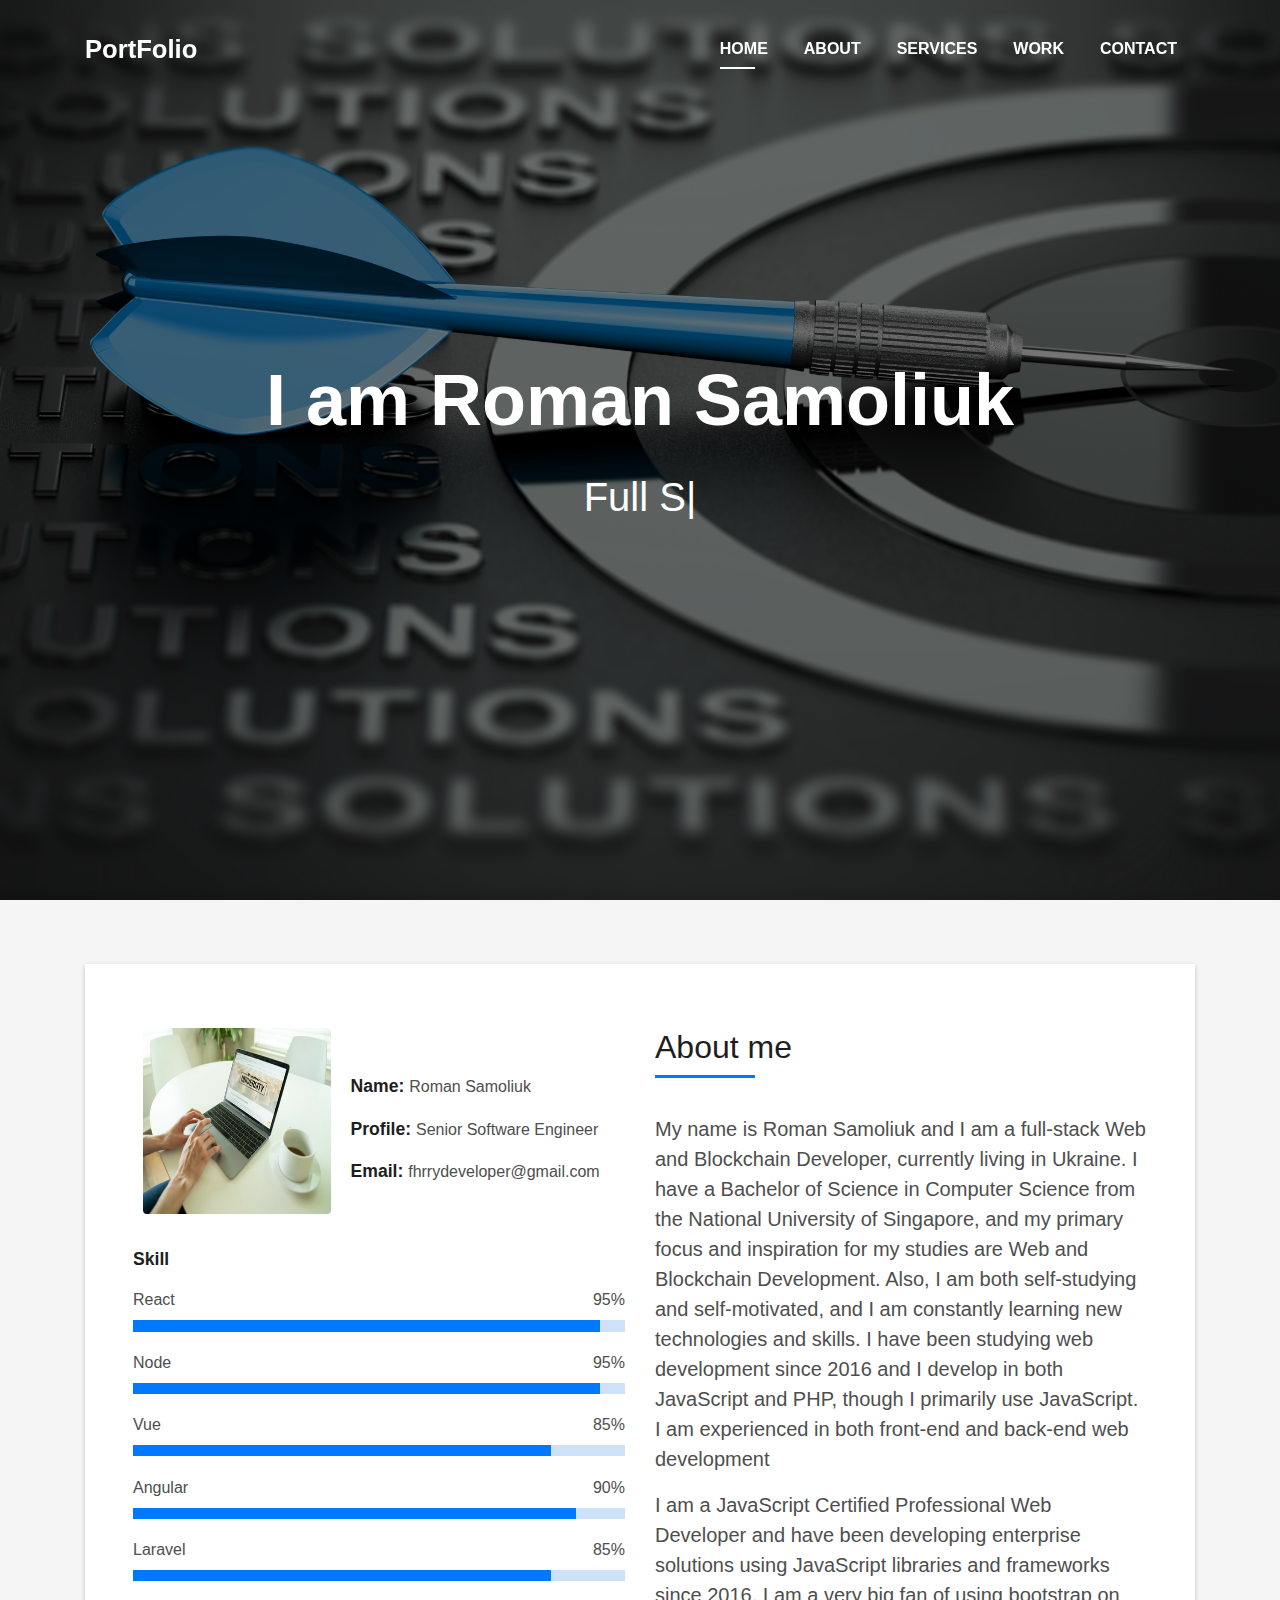
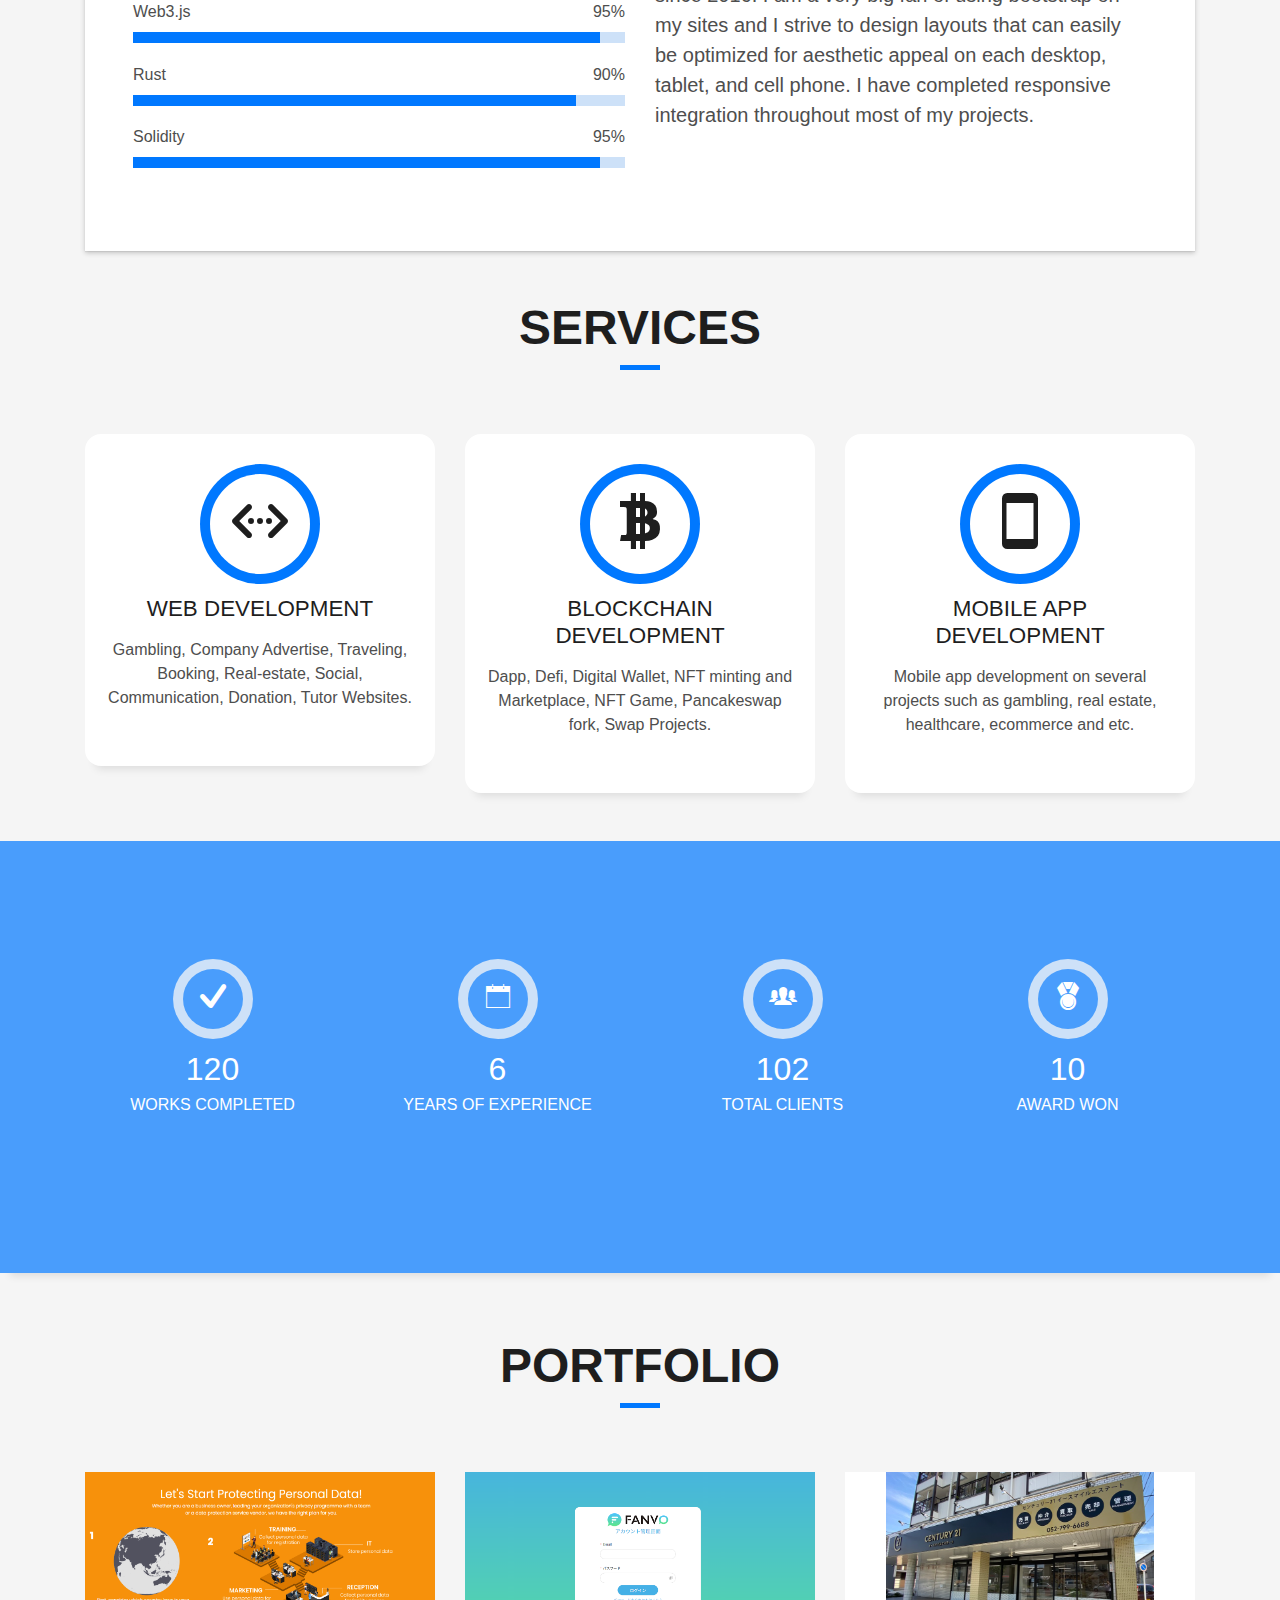
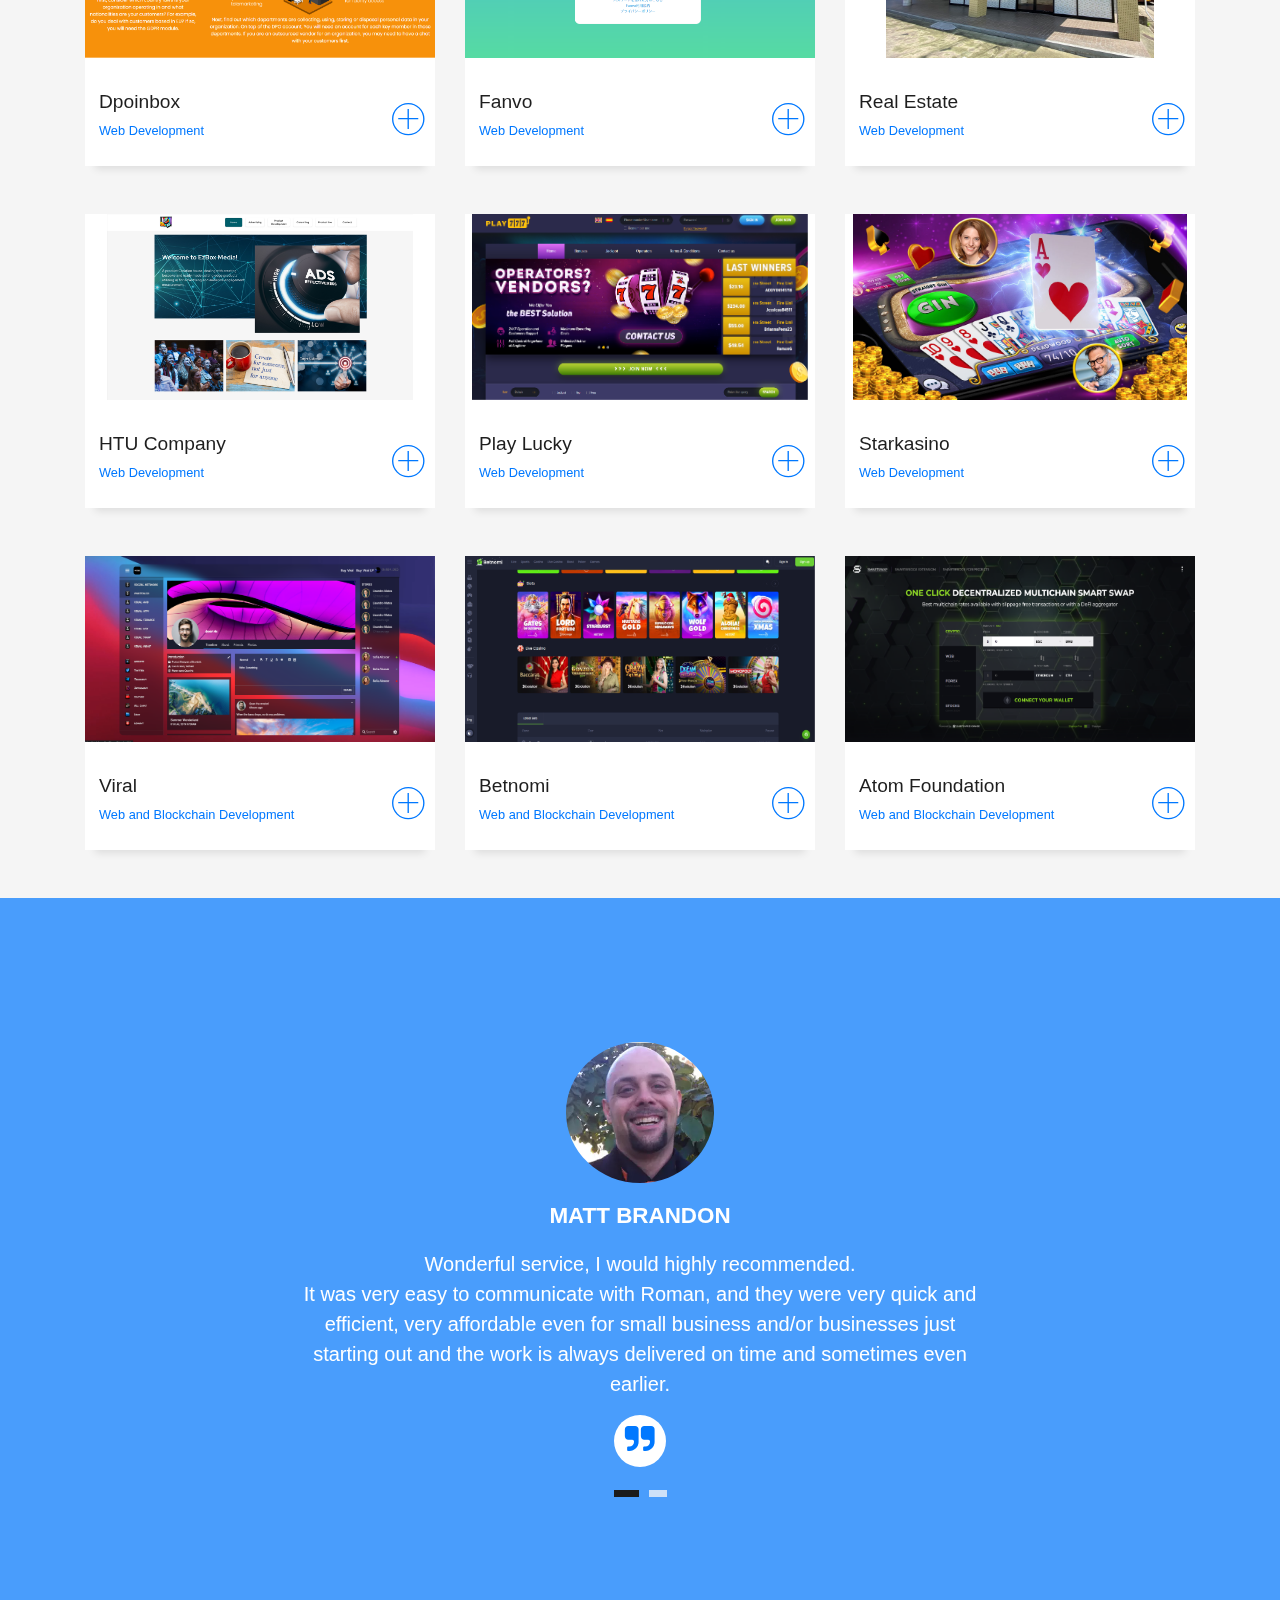
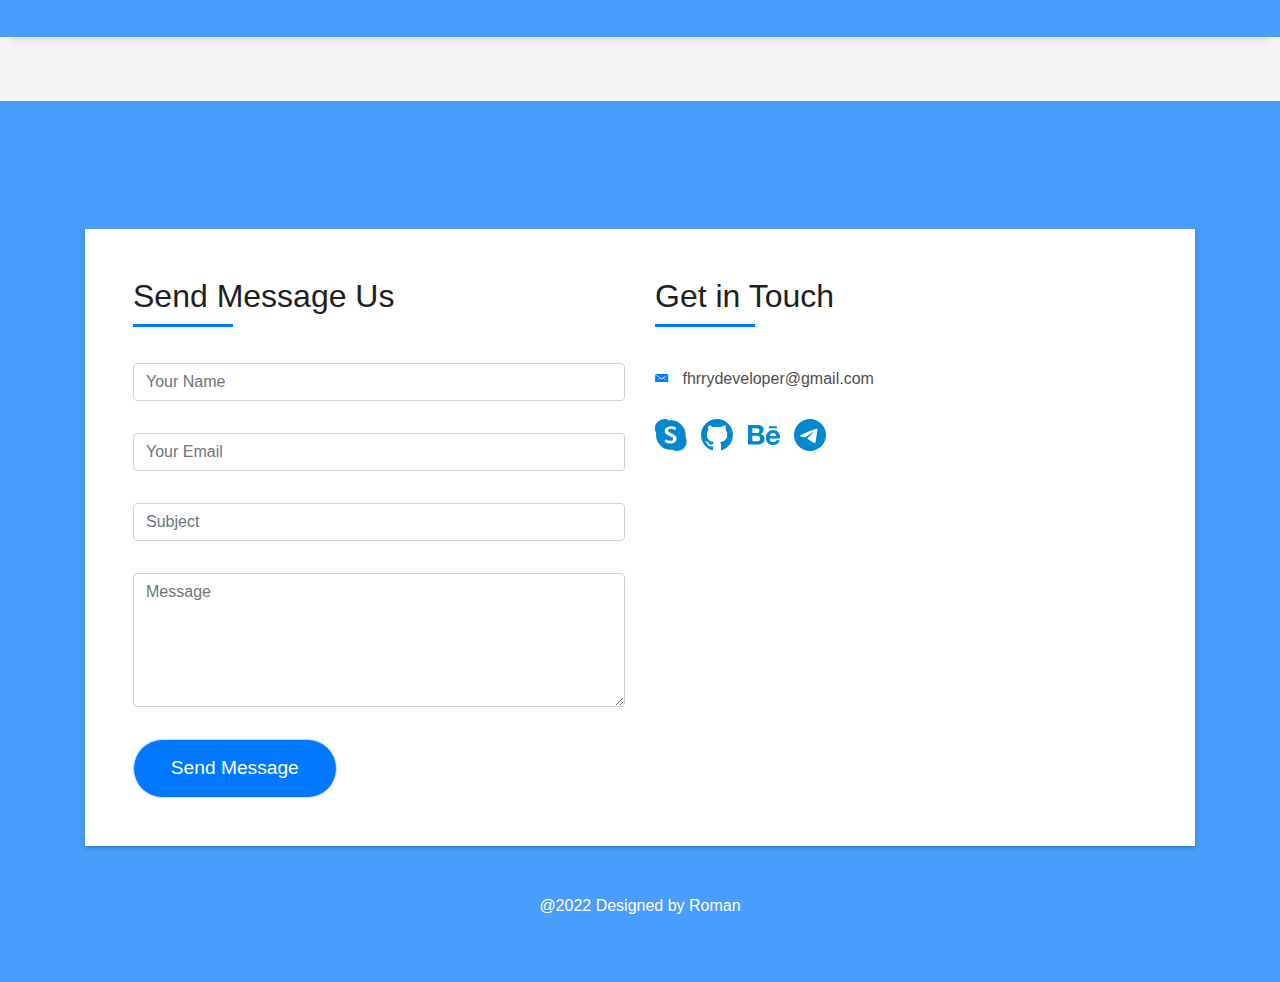
<file: index.html>
<!DOCTYPE html>
<html lang="en">
  <head>
    <meta charset="utf-8" />
    <title>IT - Roman Samoliuk</title>
    <meta content="width=device-width, initial-scale=1.0" name="viewport" />
    <meta content="" name="keywords" />
    <meta content="" name="description" />

    <!-- Favicons -->
    <link href="img/logo.png" rel="icon" />

    <!-- Bootstrap CSS File -->
    <link href="lib/bootstrap/css/bootstrap.min.css" rel="stylesheet" />

    <!-- Libraries CSS Files -->
    <link href="lib/font-awesome/css/font-awesome.min.css" rel="stylesheet" />
    <link href="lib/animate/animate.min.css" rel="stylesheet" />
    <link href="lib/ionicons/css/ionicons.min.css" rel="stylesheet" />
    <link href="lib/owlcarousel/assets/owl.carousel.min.css" rel="stylesheet" />
    <link href="lib/lightbox/css/lightbox.min.css" rel="stylesheet" />

    <!-- Main Stylesheet File -->
    <link href="css/style.css" rel="stylesheet" />

    <!-- =======================================================
    Theme Name: DevFolio
    Theme URL: https://bootstrapmade.com/devfolio-bootstrap-portfolio-html-template/
    Author: BootstrapMade.com
    License: https://bootstrapmade.com/license/
  ======================================================= -->
  </head>

  <body id="page-top">
    <!--/ Nav Star /-->
    <nav
      class="navbar navbar-b navbar-trans navbar-expand-md fixed-top"
      id="mainNav"
    >
      <div class="container">
        <a class="navbar-brand js-scroll" href="#page-top">PortFolio</a>
        <button
          class="navbar-toggler collapsed"
          type="button"
          data-toggle="collapse"
          data-target="#navbarDefault"
          aria-controls="navbarDefault"
          aria-expanded="false"
          aria-label="Toggle navigation"
        >
          <span></span>
          <span></span>
          <span></span>
        </button>
        <div
          class="navbar-collapse collapse justify-content-end"
          id="navbarDefault"
        >
          <ul class="navbar-nav">
            <li class="nav-item">
              <a class="nav-link js-scroll active" href="#home">Home</a>
            </li>
            <li class="nav-item">
              <a class="nav-link js-scroll" href="#about">About</a>
            </li>
            <li class="nav-item">
              <a class="nav-link js-scroll" href="#service">Services</a>
            </li>
            <li class="nav-item">
              <a class="nav-link js-scroll" href="#work">Work</a>
            </li>
            <!-- <li class="nav-item">
            <a class="nav-link js-scroll" href="#blog">Blog</a>
          </li> -->
            <li class="nav-item">
              <a class="nav-link js-scroll" href="#contact">Contact</a>
            </li>
          </ul>
        </div>
      </div>
    </nav>
    <!--/ Nav End /-->

    <!--/ Intro Skew Star /-->
    <div
      id="home"
      class="intro route bg-image"
      style="background-image: url(img/intro-bg.jpg)"
    >
      <div class="overlay-itro"></div>
      <div class="intro-content display-table">
        <div class="table-cell">
          <div class="container">
            <!--<p class="display-6 color-d">Hello, world!</p>-->
            <h1 class="intro-title mb-4">I am Roman Samoliuk</h1>
            <p class="intro-subtitle">
              <span class="text-slider-items"
                >Full Stack Web Developer,Senior Blockchain Developer,Talented
                Metaverse Creator</span
              ><strong class="text-slider"></strong>
            </p>
            <!-- <p class="pt-3"><a class="btn btn-primary btn js-scroll px-4" href="#about" role="button">Learn More</a></p> -->
          </div>
        </div>
      </div>
    </div>
    <!--/ Intro Skew End /-->

    <section id="about" class="about-mf sect-pt4 route">
      <div class="container">
        <div class="row">
          <div class="col-sm-12">
            <div class="box-shadow-full">
              <div class="row">
                <div class="col-md-6">
                  <div class="row">
                    <div class="col-sm-6 col-md-5">
                      <div class="about-img">
                        <img
                          src="img/profile.jpg"
                          class="img-fluid rounded b-shadow-a"
                          alt=""
                        />
                      </div>
                    </div>
                    <div class="col-sm-6 col-md-7 my-auto">
                      <div class="about-info">
                        <p>
                          <span class="title-s">Name: </span>
                          <span>Roman Samoliuk</span>
                        </p>
                        <p>
                          <span class="title-s">Profile: </span>
                          <span>Senior Software Engineer</span>
                        </p>
                        <p>
                          <span class="title-s">Email: </span>
                          <span>fhrrydeveloper@gmail.com</span>
                        </p>
                      </div>
                    </div>
                  </div>
                  <div class="skill-mf">
                    <p class="title-s">Skill</p>
                    <span>React</span> <span class="pull-right">95%</span>
                    <div class="progress">
                      <div
                        class="progress-bar"
                        role="progressbar"
                        style="width: 95%"
                        aria-valuenow="95"
                        aria-valuemin="0"
                        aria-valuemax="100"
                      ></div>
                    </div>
                    <span>Node</span> <span class="pull-right">95%</span>
                    <div class="progress">
                      <div
                        class="progress-bar"
                        role="progressbar"
                        style="width: 95%"
                        aria-valuenow="95"
                        aria-valuemin="0"
                        aria-valuemax="100"
                      ></div>
                    </div>
                    <span>Vue</span> <span class="pull-right">85%</span>
                    <div class="progress">
                      <div
                        class="progress-bar"
                        role="progressbar"
                        style="width: 85%"
                        aria-valuenow="85"
                        aria-valuemin="0"
                        aria-valuemax="100"
                      ></div>
                    </div>
                    <span>Angular</span> <span class="pull-right">90%</span>
                    <div class="progress">
                      <div
                        class="progress-bar"
                        role="progressbar"
                        style="width: 90%"
                        aria-valuenow="90"
                        aria-valuemin="0"
                        aria-valuemax="100"
                      ></div>
                    </div>
                    <span>Laravel</span> <span class="pull-right">85%</span>
                    <div class="progress">
                      <div
                        class="progress-bar"
                        role="progressbar"
                        style="width: 85%"
                        aria-valuenow="85"
                        aria-valuemin="0"
                        aria-valuemax="100"
                      ></div>
                    </div>
                    <span>Web3.js</span> <span class="pull-right">95%</span>
                    <div class="progress">
                      <div
                        class="progress-bar"
                        role="progressbar"
                        style="width: 95%"
                        aria-valuenow="95"
                        aria-valuemin="0"
                        aria-valuemax="100"
                      ></div>
                    </div>
                    <span>Rust</span> <span class="pull-right">90%</span>
                    <div class="progress">
                      <div
                        class="progress-bar"
                        role="progressbar"
                        style="width: 90%"
                        aria-valuenow="90"
                        aria-valuemin="0"
                        aria-valuemax="100"
                      ></div>
                    </div>
                    <span>Solidity</span> <span class="pull-right">95%</span>
                    <div class="progress">
                      <div
                        class="progress-bar"
                        role="progressbar"
                        style="width: 95%"
                        aria-valuenow="95"
                        aria-valuemin="0"
                        aria-valuemax="100"
                      ></div>
                    </div>
                  </div>
                </div>
                <div class="col-md-6">
                  <div class="about-me pt-4 pt-md-0">
                    <div class="title-box-2">
                      <h5 class="title-left">About me</h5>
                    </div>
                    <p class="lead">
                      My name is Roman Samoliuk and I am a full-stack Web and
                      Blockchain Developer, currently living in Ukraine. I have
                      a Bachelor of Science in Computer Science from the
                      National University of Singapore, and my primary focus and
                      inspiration for my studies are Web and Blockchain
                      Development. Also, I am both self-studying and
                      self-motivated, and I am constantly learning new
                      technologies and skills. I have been studying web
                      development since 2016 and I develop in both JavaScript
                      and PHP, though I primarily use JavaScript. I am
                      experienced in both front-end and back-end web development
                    </p>
                    <p class="lead">
                      I am a JavaScript Certified Professional Web Developer and
                      have been developing enterprise solutions using JavaScript
                      libraries and frameworks since 2016. I am a very big fan
                      of using bootstrap on my sites and I strive to design
                      layouts that can easily be optimized for aesthetic appeal
                      on each desktop, tablet, and cell phone. I have completed
                      responsive integration throughout most of my projects.
                    </p>
                  </div>
                </div>
              </div>
            </div>
          </div>
        </div>
      </div>
    </section>

    <!--/ Section Services Star /-->
    <section id="service" class="services-mf route">
      <div class="container">
        <div class="row">
          <div class="col-sm-12">
            <div class="title-box text-center">
              <h3 class="title-a">Services</h3>
              <div class="line-mf"></div>
            </div>
          </div>
        </div>
        <div class="row">
          <div class="col-md-4">
            <div class="service-box">
              <div class="service-ico">
                <span class="ico-circle"><i class="ion-code-working"></i></span>
              </div>
              <div class="service-content">
                <h2 class="s-title">Web Development</h2>
                <p class="s-description text-center">
                  Gambling, Company Advertise, Traveling, Booking,  Real-estate, Social, Communication, Donation, Tutor Websites.
                </p>
              </div>
            </div>
          </div>
          <div class="col-md-4">
            <div class="service-box">
              <div class="service-ico">
                <span class="ico-circle"
                  ><i class="ion-social-bitcoin"></i
                ></span>
              </div>
              <div class="service-content">
                <h2 class="s-title">Blockchain Development</h2>
                <p class="s-description text-center">
                  Dapp, Defi, Digital Wallet, NFT minting and Marketplace, NFT Game, Pancakeswap fork, Swap Projects.
                </p>
              </div>
            </div>
          </div>
          <div class="col-md-4">
            <div class="service-box">
              <div class="service-ico">
                <span class="ico-circle"
                  ><i class="ion-android-phone-portrait"></i
                ></span>
              </div>
              <div class="service-content">
                <h2 class="s-title">Mobile App Development</h2>
                <p class="s-description text-center">
                  Mobile app development on several projects such as gambling, real estate, healthcare, ecommerce and etc.
                </p>
              </div>
            </div>
          </div>
        </div>
      </div>
    </section>
    <!--/ Section Services End /-->

    <div
      class="section-counter paralax-mf bg-image"
      style="background-image: url(img/counters-bg.jpg)"
    >
      <div class="overlay-mf"></div>
      <div class="container">
        <div class="row">
          <div class="col-sm-3 col-lg-3">
            <div class="counter-box">
              <div class="counter-ico">
                <span class="ico-circle"
                  ><i class="ion-checkmark-round"></i
                ></span>
              </div>
              <div class="counter-num">
                <p class="counter">120</p>
                <span class="counter-text">WORKS COMPLETED</span>
              </div>
            </div>
          </div>
          <div class="col-sm-3 col-lg-3">
            <div class="counter-box pt-4 pt-md-0">
              <div class="counter-ico">
                <span class="ico-circle"
                  ><i class="ion-ios-calendar-outline"></i
                ></span>
              </div>
              <div class="counter-num">
                <p class="counter">6</p>
                <span class="counter-text">YEARS OF EXPERIENCE</span>
              </div>
            </div>
          </div>
          <div class="col-sm-3 col-lg-3">
            <div class="counter-box pt-4 pt-md-0">
              <div class="counter-ico">
                <span class="ico-circle"><i class="ion-ios-people"></i></span>
              </div>
              <div class="counter-num">
                <p class="counter">102</p>
                <span class="counter-text">TOTAL CLIENTS</span>
              </div>
            </div>
          </div>
          <div class="col-sm-3 col-lg-3">
            <div class="counter-box pt-4 pt-md-0">
              <div class="counter-ico">
                <span class="ico-circle"><i class="ion-ribbon-a"></i></span>
              </div>
              <div class="counter-num">
                <p class="counter">10</p>
                <span class="counter-text">AWARD WON</span>
              </div>
            </div>
          </div>
        </div>
      </div>
    </div>

    <!--/ Section Portfolio Star /-->
    <section id="work" class="portfolio-mf sect-pt4 route">
      <div class="container">
        <div class="row">
          <div class="col-sm-12">
            <div class="title-box text-center">
              <h3 class="title-a">Portfolio</h3>
              <div class="line-mf"></div>
            </div>
          </div>
        </div>
        <div class="row">
          <div class="col-md-4">
            <div class="work-box">
              <a href="img/work/dpoinbox.png" data-lightbox="gallery-mf">
                <div class="work-img">
                  <img src="img/work/dpoinbox.png" alt="" class="img-fluid" />
                </div>
                <div class="work-content">
                  <div class="row">
                    <div class="col-sm-8">
                      <h2 class="w-title">Dpoinbox</h2>
                      <div class="w-more">
                        <span class="w-ctegory">Web Development</span>
                      </div>
                    </div>
                    <div class="col-sm-4">
                      <div class="w-like">
                        <span class="ion-ios-plus-outline"></span>
                      </div>
                    </div>
                  </div>
                </div>
              </a>
            </div>
          </div>
          <div class="col-md-4">
            <div class="work-box">
              <a href="img/work/fanvo.png" data-lightbox="gallery-mf">
                <div class="work-img">
                  <img src="img/work/fanvo.png" alt="" class="img-fluid" />
                </div>
                <div class="work-content">
                  <div class="row">
                    <div class="col-sm-8">
                      <h2 class="w-title">Fanvo</h2>
                      <div class="w-more">
                        <span class="w-ctegory">Web Development</span>
                      </div>
                    </div>
                    <div class="col-sm-4">
                      <div class="w-like">
                        <span class="ion-ios-plus-outline"></span>
                      </div>
                    </div>
                  </div>
                </div>
              </a>
            </div>
          </div>
          <div class="col-md-4">
            <div class="work-box">
              <a href="img/work/estate.png" data-lightbox="gallery-mf">
                <div class="work-img">
                  <img src="img/work/estate.png" alt="" class="img-fluid" />
                </div>
                <div class="work-content">
                  <div class="row">
                    <div class="col-sm-8">
                      <h2 class="w-title">Real Estate</h2>
                      <div class="w-more">
                        <span class="w-ctegory">Web Development</span>
                      </div>
                    </div>
                    <div class="col-sm-4">
                      <div class="w-like">
                        <span class="ion-ios-plus-outline"></span>
                      </div>
                    </div>
                  </div>
                </div>
              </a>
            </div>
          </div>
          <div class="col-md-4">
            <div class="work-box">
              <a href="img/work/htu.png" data-lightbox="gallery-mf">
                <div class="work-img">
                  <img src="img/work/htu.png" alt="" class="img-fluid" />
                </div>
                <div class="work-content">
                  <div class="row">
                    <div class="col-sm-8">
                      <h2 class="w-title">HTU Company</h2>
                      <div class="w-more">
                        <span class="w-ctegory">Web Development</span>
                      </div>
                    </div>
                    <div class="col-sm-4">
                      <div class="w-like">
                        <span class="ion-ios-plus-outline"></span>
                      </div>
                    </div>
                  </div>
                </div>
              </a>
            </div>
          </div>
          <div class="col-md-4">
            <div class="work-box">
              <a href="img/work/playlucky.png" data-lightbox="gallery-mf">
                <div class="work-img">
                  <img src="img/work/playlucky.png" alt="" class="img-fluid" />
                </div>
                <div class="work-content">
                  <div class="row">
                    <div class="col-sm-8">
                      <h2 class="w-title">Play Lucky</h2>
                      <div class="w-more">
                        <span class="w-ctegory">Web Development</span>
                      </div>
                    </div>
                    <div class="col-sm-4">
                      <div class="w-like">
                        <span class="ion-ios-plus-outline"></span>
                      </div>
                    </div>
                  </div>
                </div>
              </a>
            </div>
          </div>
          <div class="col-md-4">
            <div class="work-box">
              <a href="img/work/starkasino.jpg" data-lightbox="gallery-mf">
                <div class="work-img">
                  <img src="img/work/starkasino.jpg" alt="" class="img-fluid" />
                </div>
                <div class="work-content">
                  <div class="row">
                    <div class="col-sm-8">
                      <h2 class="w-title">Starkasino</h2>
                      <div class="w-more">
                        <span class="w-ctegory">Web Development</span>
                      </div>
                    </div>
                    <div class="col-sm-4">
                      <div class="w-like">
                        <span class="ion-ios-plus-outline"></span>
                      </div>
                    </div>
                  </div>
                </div>
              </a>
            </div>
          </div>
          <div class="col-md-4">
            <div class="work-box">
              <a href="img/work/viral.png" data-lightbox="gallery-mf">
                <div class="work-img">
                  <img src="img/work/viral.png" alt="" class="img-fluid" />
                </div>
                <div class="work-content">
                  <div class="row">
                    <div class="col-sm-8">
                      <h2 class="w-title">Viral</h2>
                      <div class="w-more">
                        <span class="w-ctegory">Web and Blockchain Development</span>
                      </div>
                    </div>
                    <div class="col-sm-4">
                      <div class="w-like">
                        <span class="ion-ios-plus-outline"></span>
                      </div>
                    </div>
                  </div>
                </div>
              </a>
            </div>
          </div>
          <div class="col-md-4">
            <div class="work-box">
              <a href="img/work/betnomi.png" data-lightbox="gallery-mf">
                <div class="work-img">
                  <img src="img/work/betnomi.png" alt="" class="img-fluid" />
                </div>
                <div class="work-content">
                  <div class="row">
                    <div class="col-sm-8">
                      <h2 class="w-title">Betnomi</h2>
                      <div class="w-more">
                        <span class="w-ctegory">Web and Blockchain Development</span>
                      </div>
                    </div>
                    <div class="col-sm-4">
                      <div class="w-like">
                        <span class="ion-ios-plus-outline"></span>
                      </div>
                    </div>
                  </div>
                </div>
              </a>
            </div>
          </div>
          <div class="col-md-4">
            <div class="work-box">
              <a href="img/work/atom.png" data-lightbox="gallery-mf">
                <div class="work-img">
                  <img src="img/work/atom.png" alt="" class="img-fluid" />
                </div>
                <div class="work-content">
                  <div class="row">
                    <div class="col-sm-8">
                      <h2 class="w-title">Atom Foundation</h2>
                      <div class="w-more">
                        <span class="w-ctegory">Web and Blockchain Development</span>
                      </div>
                    </div>
                    <div class="col-sm-4">
                      <div class="w-like">
                        <span class="ion-ios-plus-outline"></span>
                      </div>
                    </div>
                  </div>
                </div>
              </a>
            </div>
          </div>
        </div>
      </div>
    </section>
    <!--/ Section Portfolio End /-->

    <!--/ Section Testimonials Star /-->
    <div
      class="testimonials paralax-mf bg-image"
      style="background-image: url(img/overlay-bg.jpg)"
    >
      <div class="overlay-mf"></div>
      <div class="container">
        <div class="row">
          <div class="col-md-12">
            <div id="testimonial-mf" class="owl-carousel owl-theme">
              <div class="testimonial-box">
                <div class="author-test">
                  <img
                    src="img/matt.png"
                    alt=""
                    class="rounded-circle b-shadow-a"
                  />
                  <span class="author">Matt Brandon</span>
                </div>
                <div class="content-test">
                  <p class="description lead">
                    Wonderful service, I would highly recommended.<br/>It was very easy to communicate with Roman, and they were very quick and efficient, very affordable even for small business and/or businesses just starting out and the work is always delivered on time and sometimes even earlier.
                  </p>
                  <span class="comit"><i class="fa fa-quote-right"></i></span>
                </div>
              </div>
              <div class="testimonial-box">
                <div class="author-test">
                  <img
                    src="img/jena.png"
                    alt=""
                    class="rounded-circle b-shadow-a"
                  />
                  <span class="author">Jena Karlis</span>
                </div>
                <div class="content-test">
                  <p class="description lead">
                    I am very happy with my completed and final project. <br/>His professionalism was spot on, and their delivery was fast! <br/>I will work with Roman for all future projects.
                  </p>
                  <span class="comit"><i class="fa fa-quote-right"></i></span>
                </div>
              </div>
            </div>
          </div>
        </div>
      </div>
    </div>

    <!--/ Section Blog Star /-->
    <!-- <section id="blog" class="blog-mf sect-pt4 route">
    <div class="container">
      <div class="row">
        <div class="col-sm-12">
          <div class="title-box text-center">
            <h3 class="title-a">
              Blog
            </h3>
            <p class="subtitle-a">
              Lorem ipsum, dolor sit amet consectetur adipisicing elit.
            </p>
            <div class="line-mf"></div>
          </div>
        </div>
      </div>
      <div class="row">
        <div class="col-md-4">
          <div class="card card-blog">
            <div class="card-img">
              <a href="blog-single.html"><img src="img/post-1.jpg" alt="" class="img-fluid"></a>
            </div>
            <div class="card-body">
              <div class="card-category-box">
                <div class="card-category">
                  <h6 class="category">Travel</h6>
                </div>
              </div>
              <h3 class="card-title"><a href="blog-single.html">See more ideas about Travel</a></h3>
              <p class="card-description">
                Proin eget tortor risus. Pellentesque in ipsum id orci porta dapibus. Praesent sapien massa, convallis
                a pellentesque nec,
                egestas non nisi.
              </p>
            </div>
            <div class="card-footer">
              <div class="post-author">
                <a href="#">
                  <img src="img/testimonial-2.jpg" alt="" class="avatar rounded-circle">
                  <span class="author">Morgan Freeman</span>
                </a>
              </div>
              <div class="post-date">
                <span class="ion-ios-clock-outline"></span> 10 min
              </div>
            </div>
          </div>
        </div>
        <div class="col-md-4">
          <div class="card card-blog">
            <div class="card-img">
              <a href="blog-single.html"><img src="img/post-2.jpg" alt="" class="img-fluid"></a>
            </div>
            <div class="card-body">
              <div class="card-category-box">
                <div class="card-category">
                  <h6 class="category">Web Design</h6>
                </div>
              </div>
              <h3 class="card-title"><a href="blog-single.html">See more ideas about Travel</a></h3>
              <p class="card-description">
                Proin eget tortor risus. Pellentesque in ipsum id orci porta dapibus. Praesent sapien massa, convallis
                a pellentesque nec,
                egestas non nisi.
              </p>
            </div>
            <div class="card-footer">
              <div class="post-author">
                <a href="#">
                  <img src="img/testimonial-2.jpg" alt="" class="avatar rounded-circle">
                  <span class="author">Morgan Freeman</span>
                </a>
              </div>
              <div class="post-date">
                <span class="ion-ios-clock-outline"></span> 10 min
              </div>
            </div>
          </div>
        </div>
        <div class="col-md-4">
          <div class="card card-blog">
            <div class="card-img">
              <a href="blog-single.html"><img src="img/post-3.jpg" alt="" class="img-fluid"></a>
            </div>
            <div class="card-body">
              <div class="card-category-box">
                <div class="card-category">
                  <h6 class="category">Web Design</h6>
                </div>
              </div>
              <h3 class="card-title"><a href="blog-single.html">See more ideas about Travel</a></h3>
              <p class="card-description">
                Proin eget tortor risus. Pellentesque in ipsum id orci porta dapibus. Praesent sapien massa, convallis
                a pellentesque nec,
                egestas non nisi.
              </p>
            </div>
            <div class="card-footer">
              <div class="post-author">
                <a href="#">
                  <img src="img/testimonial-2.jpg" alt="" class="avatar rounded-circle">
                  <span class="author">Morgan Freeman</span>
                </a>
              </div>
              <div class="post-date">
                <span class="ion-ios-clock-outline"></span> 10 min
              </div>
            </div>
          </div>
        </div>
      </div>
    </div>
  </section> -->
    <!--/ Section Blog End /-->

    <!--/ Section Contact-Footer Star /-->
    <section
      class="paralax-mf footer-paralax bg-image sect-mt4 route"
      style="background-image: url(img/overlay-bg.jpg)"
    >
      <div class="overlay-mf"></div>
      <div class="container">
        <div class="row">
          <div class="col-sm-12">
            <div class="contact-mf">
              <div id="contact" class="box-shadow-full">
                <div class="row">
                  <div class="col-md-6">
                    <div class="title-box-2">
                      <h5 class="title-left">Send Message Us</h5>
                    </div>
                    <div>
                      <form
                        action=""
                        method="post"
                        role="form"
                        class="contactForm"
                      >
                        <div id="sendmessage">
                          Your message has been sent. Thank you!
                        </div>
                        <div id="errormessage"></div>
                        <div class="row">
                          <div class="col-md-12 mb-3">
                            <div class="form-group">
                              <input
                                type="text"
                                name="name"
                                class="form-control"
                                id="name"
                                placeholder="Your Name"
                                data-rule="minlen:4"
                                data-msg="Please enter at least 4 chars"
                              />
                              <div class="validation"></div>
                            </div>
                          </div>
                          <div class="col-md-12 mb-3">
                            <div class="form-group">
                              <input
                                type="email"
                                class="form-control"
                                name="email"
                                id="email"
                                placeholder="Your Email"
                                data-rule="email"
                                data-msg="Please enter a valid email"
                              />
                              <div class="validation"></div>
                            </div>
                          </div>
                          <div class="col-md-12 mb-3">
                            <div class="form-group">
                              <input
                                type="text"
                                class="form-control"
                                name="subject"
                                id="subject"
                                placeholder="Subject"
                                data-rule="minlen:4"
                                data-msg="Please enter at least 8 chars of subject"
                              />
                              <div class="validation"></div>
                            </div>
                          </div>
                          <div class="col-md-12 mb-3">
                            <div class="form-group">
                              <textarea
                                class="form-control"
                                name="message"
                                rows="5"
                                data-rule="required"
                                data-msg="Please write something for us"
                                placeholder="Message"
                              ></textarea>
                              <div class="validation"></div>
                            </div>
                          </div>
                          <div class="col-md-12">
                            <button
                              type="submit"
                              class="button button-a button-big button-rouded"
                            >
                              Send Message
                            </button>
                          </div>
                        </div>
                      </form>
                    </div>
                  </div>
                  <div class="col-md-6">
                    <div class="title-box-2 pt-4 pt-md-0">
                      <h5 class="title-left">Get in Touch</h5>
                    </div>
                    <div class="more-info">
                      <ul class="list-ico">
                        <li>
                          <span class="ion-email"></span>
                          fhrrydeveloper@gmail.com
                        </li>
                      </ul>
                    </div>
                    <div class="socials">
                      <ul>
                        <li>
                          <a href="https://join.skype.com/invite/J81jSUFZDXdZ"
                            ><svg
                              xmlns="http://www.w3.org/2000/svg"
                              width="32"
                              height="32"
                              fill="#0288d1"
                              class="bi bi-skype"
                              viewBox="0 0 16 16"
                            >
                              <path
                                d="M4.671 0c.88 0 1.733.247 2.468.702a7.423 7.423 0 0 1 6.02 2.118 7.372 7.372 0 0 1 2.167 5.215c0 .344-.024.687-.072 1.026a4.662 4.662 0 0 1 .6 2.281 4.645 4.645 0 0 1-1.37 3.294A4.673 4.673 0 0 1 11.18 16c-.84 0-1.658-.226-2.37-.644a7.423 7.423 0 0 1-6.114-2.107A7.374 7.374 0 0 1 .529 8.035c0-.363.026-.724.08-1.081a4.644 4.644 0 0 1 .76-5.59A4.68 4.68 0 0 1 4.67 0zm.447 7.01c.18.309.43.572.729.769a7.07 7.07 0 0 0 1.257.653c.492.205.873.38 1.145.523.229.112.437.264.615.448.135.142.21.331.21.528a.872.872 0 0 1-.335.723c-.291.196-.64.289-.99.264a2.618 2.618 0 0 1-1.048-.206 11.44 11.44 0 0 1-.532-.253 1.284 1.284 0 0 0-.587-.15.717.717 0 0 0-.501.176.63.63 0 0 0-.195.491.796.796 0 0 0 .148.482 1.2 1.2 0 0 0 .456.354 5.113 5.113 0 0 0 2.212.419 4.554 4.554 0 0 0 1.624-.265 2.296 2.296 0 0 0 1.08-.801c.267-.39.402-.855.386-1.327a2.09 2.09 0 0 0-.279-1.101 2.53 2.53 0 0 0-.772-.792A7.198 7.198 0 0 0 8.486 7.3a1.05 1.05 0 0 0-.145-.058 18.182 18.182 0 0 1-1.013-.447 1.827 1.827 0 0 1-.54-.387.727.727 0 0 1-.2-.508.805.805 0 0 1 .385-.723 1.76 1.76 0 0 1 .968-.247c.26-.003.52.03.772.096.274.079.542.177.802.293.105.049.22.075.336.076a.6.6 0 0 0 .453-.19.69.69 0 0 0 .18-.496.717.717 0 0 0-.17-.476 1.374 1.374 0 0 0-.556-.354 3.69 3.69 0 0 0-.708-.183 5.963 5.963 0 0 0-1.022-.078 4.53 4.53 0 0 0-1.536.258 2.71 2.71 0 0 0-1.174.784 1.91 1.91 0 0 0-.45 1.287c-.01.37.076.736.25 1.063z"
                              /></svg
                          ></a>
                        </li>
                        <li>
                          <a href="https://github.com/fhrrydeveloper"
                            ><svg
                              xmlns="http://www.w3.org/2000/svg"
                              width="32"
                              height="32"
                              fill="#0288d1"
                              class="bi bi-github"
                              viewBox="0 0 16 16"
                            >
                              <path
                                d="M8 0C3.58 0 0 3.58 0 8c0 3.54 2.29 6.53 5.47 7.59.4.07.55-.17.55-.38 0-.19-.01-.82-.01-1.49-2.01.37-2.53-.49-2.69-.94-.09-.23-.48-.94-.82-1.13-.28-.15-.68-.52-.01-.53.63-.01 1.08.58 1.23.82.72 1.21 1.87.87 2.33.66.07-.52.28-.87.51-1.07-1.78-.2-3.64-.89-3.64-3.95 0-.87.31-1.59.82-2.15-.08-.2-.36-1.02.08-2.12 0 0 .67-.21 2.2.82.64-.18 1.32-.27 2-.27.68 0 1.36.09 2 .27 1.53-1.04 2.2-.82 2.2-.82.44 1.1.16 1.92.08 2.12.51.56.82 1.27.82 2.15 0 3.07-1.87 3.75-3.65 3.95.29.25.54.73.54 1.48 0 1.07-.01 1.93-.01 2.2 0 .21.15.46.55.38A8.012 8.012 0 0 0 16 8c0-4.42-3.58-8-8-8z"
                              /></svg
                          ></a>
                        </li>
                        <li>
                          <a href="https://behance.net/topdeveloper1"
                            ><svg
                              xmlns="http://www.w3.org/2000/svg"
                              width="32"
                              height="32"
                              fill="#0288d1"
                              class="bi bi-behance"
                              viewBox="0 0 16 16"
                            >
                              <path
                                d="M4.654 3c.461 0 .887.035 1.278.14.39.07.711.216.996.391.286.176.497.426.641.747.14.32.216.711.216 1.137 0 .496-.106.922-.356 1.242-.215.32-.566.606-.997.817.606.176 1.067.496 1.348.922.281.426.461.957.461 1.563 0 .496-.105.922-.285 1.278a2.317 2.317 0 0 1-.782.887c-.32.215-.711.39-1.137.496a5.329 5.329 0 0 1-1.278.176L0 12.803V3h4.654zm-.285 3.978c.39 0 .71-.105.957-.285.246-.18.355-.497.355-.887 0-.216-.035-.426-.105-.567a.981.981 0 0 0-.32-.355 1.84 1.84 0 0 0-.461-.176c-.176-.035-.356-.035-.567-.035H2.17v2.31c0-.005 2.2-.005 2.2-.005zm.105 4.193c.215 0 .426-.035.606-.07.176-.035.356-.106.496-.216s.25-.215.356-.39c.07-.176.14-.391.14-.641 0-.496-.14-.852-.426-1.102-.285-.215-.676-.32-1.137-.32H2.17v2.734h2.305v.005zm6.858-.035c.286.285.711.426 1.278.426.39 0 .746-.106 1.032-.286.285-.215.46-.426.53-.64h1.74c-.286.851-.712 1.457-1.278 1.848-.566.355-1.243.566-2.06.566a4.135 4.135 0 0 1-1.527-.285 2.827 2.827 0 0 1-1.137-.782 2.851 2.851 0 0 1-.712-1.172c-.175-.461-.25-.957-.25-1.528 0-.531.07-1.032.25-1.493.18-.46.426-.852.747-1.207.32-.32.711-.606 1.137-.782a4.018 4.018 0 0 1 1.493-.285c.606 0 1.137.105 1.598.355.46.25.817.532 1.102.958.285.39.496.851.641 1.348.07.496.105.996.07 1.563h-5.15c0 .58.21 1.11.496 1.396zm2.24-3.732c-.25-.25-.642-.391-1.103-.391-.32 0-.566.07-.781.176-.215.105-.356.25-.496.39a.957.957 0 0 0-.25.497c-.036.175-.07.32-.07.46h3.196c-.07-.526-.25-.882-.497-1.132zm-3.127-3.728h3.978v.957h-3.978v-.957z"
                              />
                            </svg>
                          </a>
                        </li>
                        <li>
                          <a href="https://t.me/block_delta"
                            ><svg
                              xmlns="http://www.w3.org/2000/svg"
                              width="32"
                              height="32"
                              fill="#0288d1"
                              class="bi bi-telegram"
                              viewBox="0 0 16 16"
                            >
                              <path
                                d="M16 8A8 8 0 1 1 0 8a8 8 0 0 1 16 0zM8.287 5.906c-.778.324-2.334.994-4.666 2.01-.378.15-.577.298-.595.442-.03.243.275.339.69.47l.175.055c.408.133.958.288 1.243.294.26.006.549-.1.868-.32 2.179-1.471 3.304-2.214 3.374-2.23.05-.012.12-.026.166.016.047.041.042.12.037.141-.03.129-1.227 1.241-1.846 1.817-.193.18-.33.307-.358.336a8.154 8.154 0 0 1-.188.186c-.38.366-.664.64.015 1.088.327.216.589.393.85.571.284.194.568.387.936.629.093.06.183.125.27.187.331.236.63.448.997.414.214-.02.435-.22.547-.82.265-1.417.786-4.486.906-5.751a1.426 1.426 0 0 0-.013-.315.337.337 0 0 0-.114-.217.526.526 0 0 0-.31-.093c-.3.005-.763.166-2.984 1.09z"
                              />
                            </svg>
                          </a>
                        </li>
                      </ul>
                    </div>
                  </div>
                </div>
              </div>
            </div>
          </div>
        </div>
      </div>
      <footer>
        <div class="container">
          <div class="row">
            <div class="col-sm-12">
              <div class="copyright-box">
                <div class="credits">
                  <!--
                  All the links in the footer should remain intact.
                  You can delete the links only if you purchased the pro version.
                  Licensing information: https://bootstrapmade.com/license/
                  Purchase the pro version with working PHP/AJAX contact form: https://bootstrapmade.com/buy/?theme=DevFolio
                -->
                  @2022 Designed by Roman
                </div>
              </div>
            </div>
          </div>
        </div>
      </footer>
    </section>
    <!--/ Section Contact-footer End /-->

    <a href="#" class="back-to-top"><i class="fa fa-chevron-up"></i></a>
    <div id="preloader"></div>

    <!-- JavaScript Libraries -->
    <script src="lib/jquery/jquery.min.js"></script>
    <script src="lib/jquery/jquery-migrate.min.js"></script>
    <script src="lib/popper/popper.min.js"></script>
    <script src="lib/bootstrap/js/bootstrap.min.js"></script>
    <script src="lib/easing/easing.min.js"></script>
    <script src="lib/counterup/jquery.waypoints.min.js"></script>
    <script src="lib/counterup/jquery.counterup.js"></script>
    <script src="lib/owlcarousel/owl.carousel.min.js"></script>
    <script src="lib/lightbox/js/lightbox.min.js"></script>
    <script src="lib/typed/typed.min.js"></script>
    <!-- Contact Form JavaScript File -->
    <script src="contactform/contactform.js"></script>

    <!-- Template Main Javascript File -->
    <script src="js/main.js"></script>
  </body>
</html>
</file>
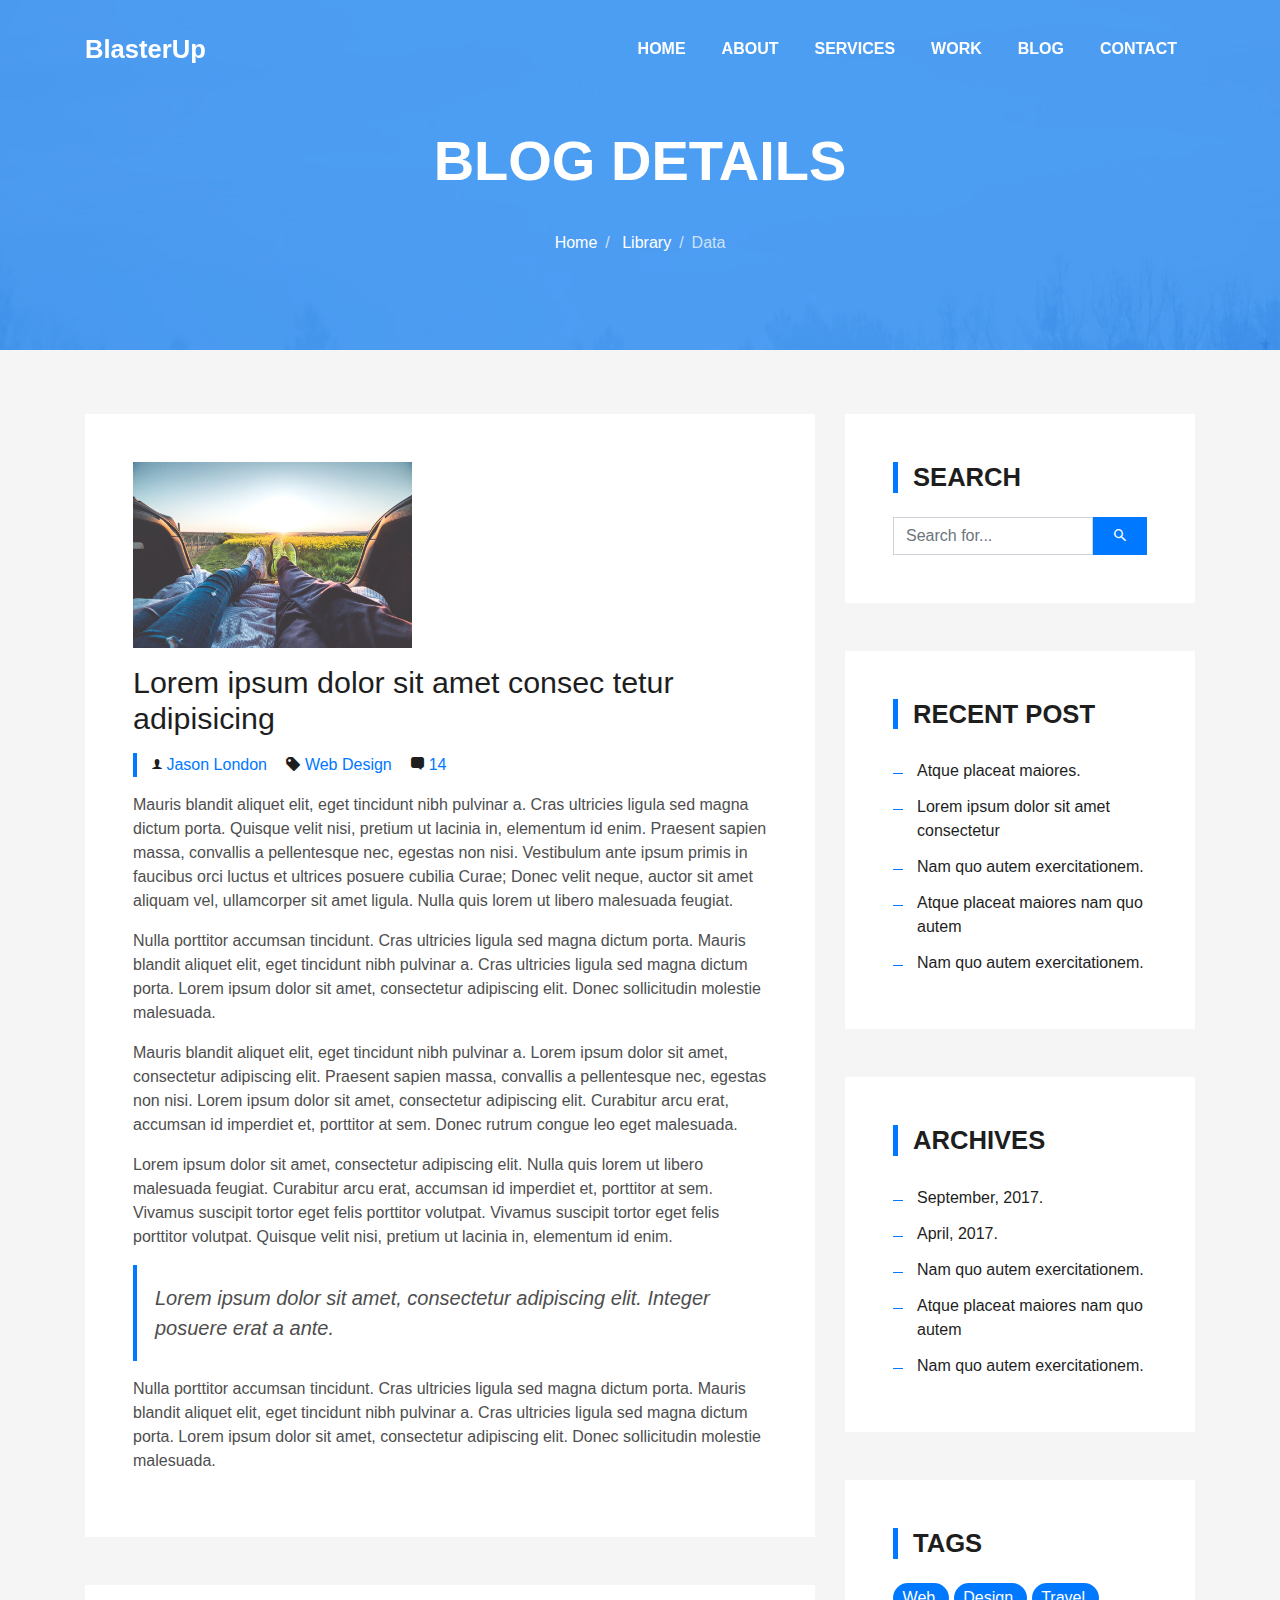
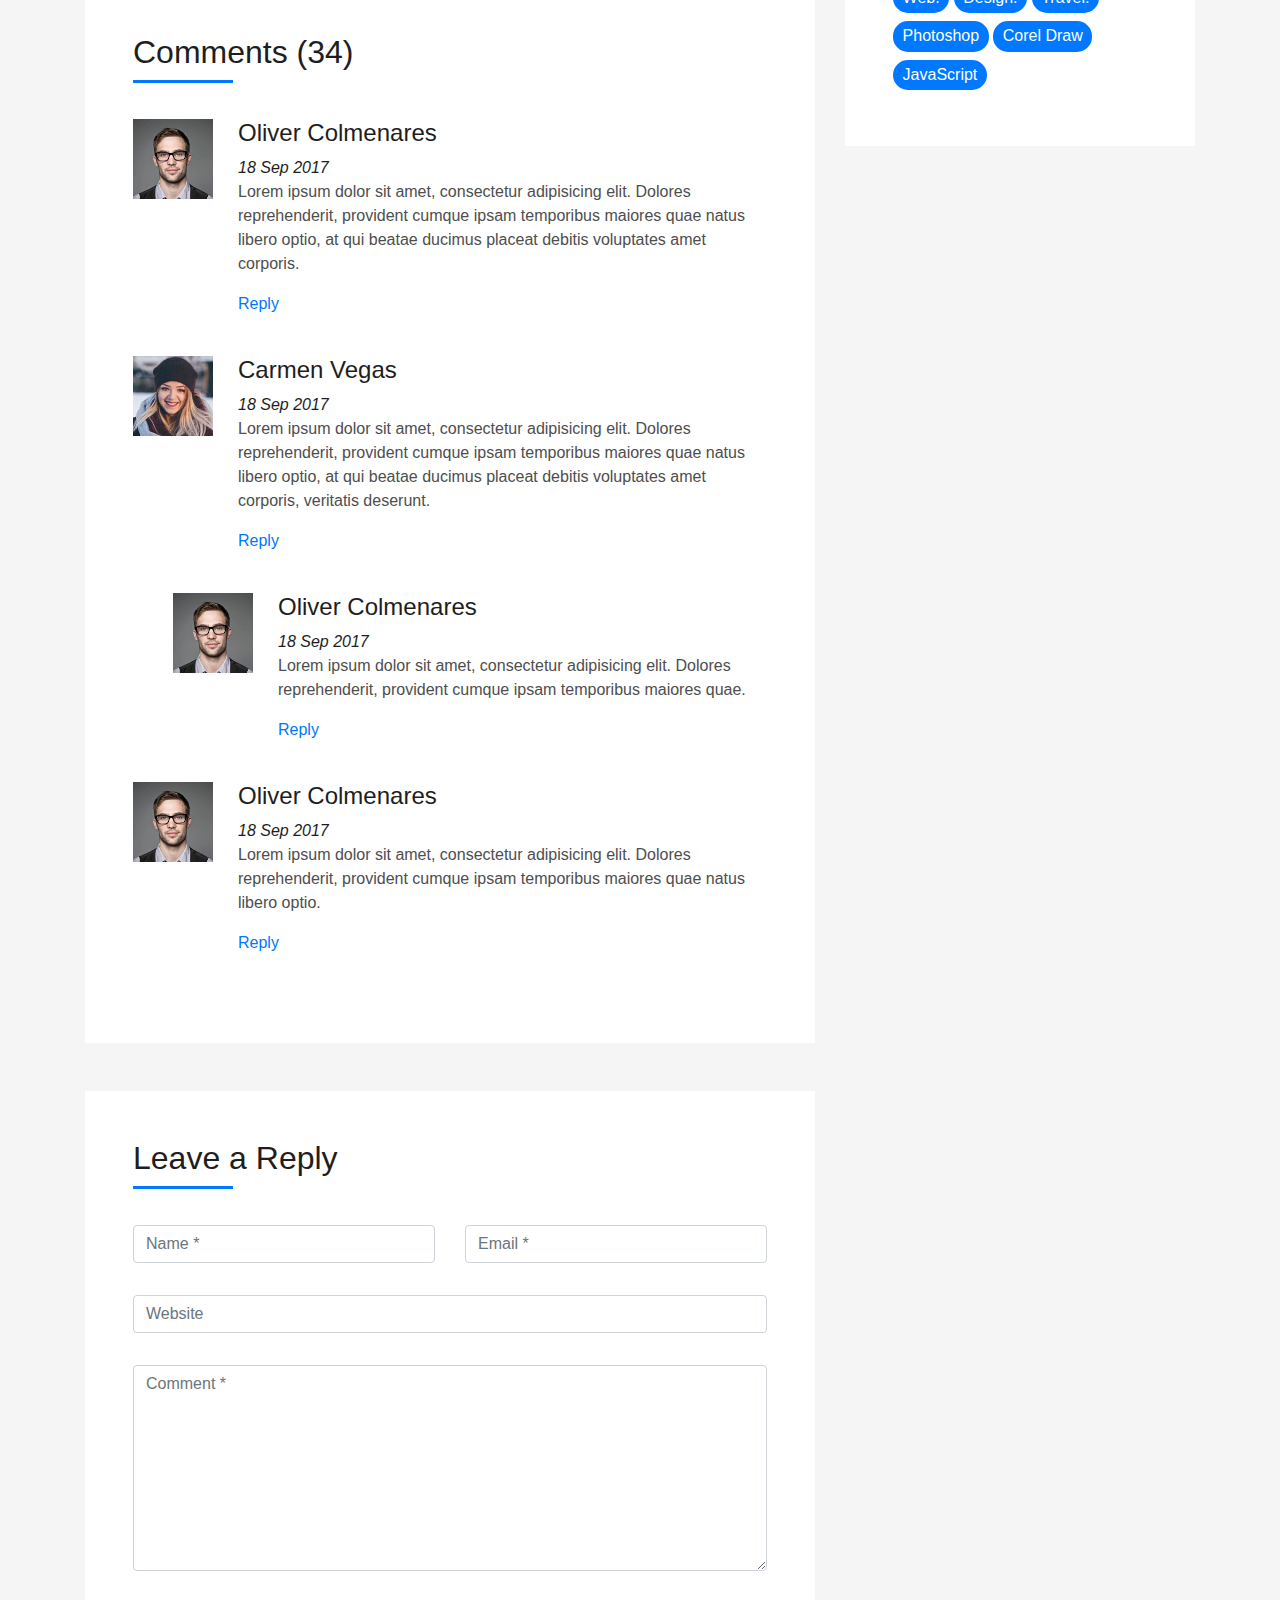
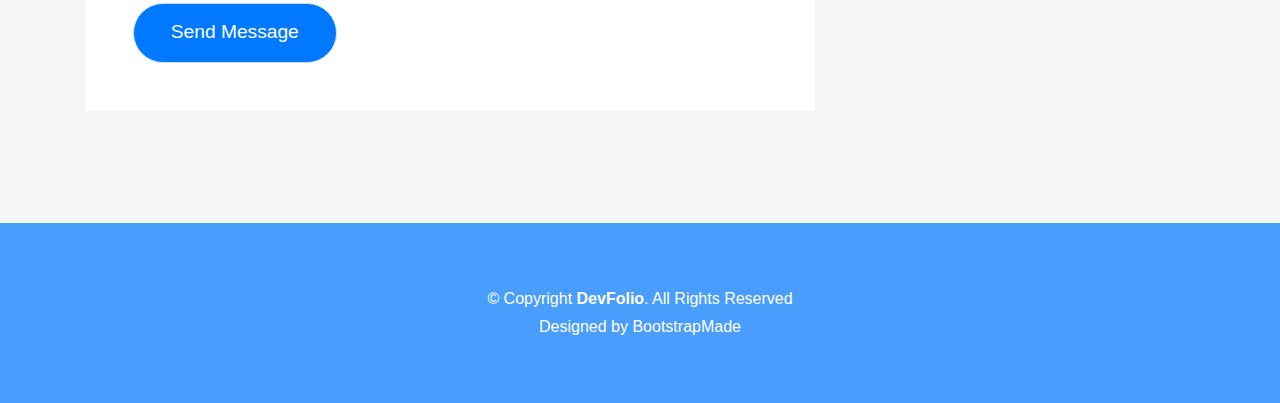
<file: blog-single.html>
<!DOCTYPE html>
<html lang="en">
<head>
  <meta charset="utf-8">
  <title>DevFolio Bootstrap Template</title>
  <meta content="width=device-width, initial-scale=1.0" name="viewport">
  <meta content="" name="keywords">
  <meta content="" name="description">

  <!-- Favicons -->
  <link href="img/favicon.png" rel="icon">
  <link href="img/apple-touch-icon.png" rel="apple-touch-icon">

  <!-- Bootstrap CSS File -->
  <link href="lib/bootstrap/css/bootstrap.min.css" rel="stylesheet">

  <!-- Libraries CSS Files -->
  <link href="lib/font-awesome/css/font-awesome.min.css" rel="stylesheet">
  <link href="lib/animate/animate.min.css" rel="stylesheet">
  <link href="lib/ionicons/css/ionicons.min.css" rel="stylesheet">
  <link href="lib/owlcarousel/assets/owl.carousel.min.css" rel="stylesheet">
  <link href="lib/lightbox/css/lightbox.min.css" rel="stylesheet">

  <!-- Main Stylesheet File -->
  <link href="css/style.css" rel="stylesheet">

  <!-- =======================================================
    Theme Name: DevFolio
    Theme URL: https://bootstrapmade.com/devfolio-bootstrap-portfolio-html-template/
    Author: BootstrapMade.com
    License: https://bootstrapmade.com/license/
  ======================================================= -->
</head>

<body>
  <!--/ Nav Star /-->
  <nav class="navbar navbar-b navbar-trans navbar-expand-md fixed-top" id="mainNav">
    <div class="container">
      <a class="navbar-brand js-scroll" href="#page-top">BlasterUp</a>
      <button class="navbar-toggler collapsed" type="button" data-toggle="collapse" data-target="#navbarDefault"
        aria-controls="navbarDefault" aria-expanded="false" aria-label="Toggle navigation">
        <span></span>
        <span></span>
        <span></span>
      </button>
      <div class="navbar-collapse collapse justify-content-end" id="navbarDefault">
        <ul class="navbar-nav">
          <li class="nav-item">
            <a class="nav-link js-scroll" href="index.html">Home</a>
          </li>
          <li class="nav-item">
            <a class="nav-link js-scroll" href="#">About</a>
          </li>
          <li class="nav-item">
            <a class="nav-link js-scroll" href="#">Services</a>
          </li>
          <li class="nav-item">
            <a class="nav-link js-scroll" href="#">Work</a>
          </li>
          <li class="nav-item">
            <a class="nav-link js-scroll" href="#">Blog</a>
          </li>
          <li class="nav-item">
            <a class="nav-link js-scroll" href="#">Contact</a>
          </li>
        </ul>
      </div>
    </div>
  </nav>
  <!--/ Nav End /-->

  <!--/ Intro Skew Star /-->
  <div class="intro intro-single route bg-image" style="background-image: url(img/overlay-bg.jpg)">
    <div class="overlay-mf"></div>
    <div class="intro-content display-table">
      <div class="table-cell">
        <div class="container">
          <h2 class="intro-title mb-4">Blog Details</h2>
          <ol class="breadcrumb d-flex justify-content-center">
            <li class="breadcrumb-item">
              <a href="#">Home</a>
            </li>
            <li class="breadcrumb-item">
              <a href="#">Library</a>
            </li>
            <li class="breadcrumb-item active">Data</li>
          </ol>
        </div>
      </div>
    </div>
  </div>
  <!--/ Intro Skew End /-->

  <!--/ Section Blog-Single Star /-->
  <section class="blog-wrapper sect-pt4" id="blog">
    <div class="container">
      <div class="row">
        <div class="col-md-8">
          <div class="post-box">
            <div class="post-thumb">
              <img src="img/post-1.jpg" class="img-fluid" alt="">
            </div>
            <div class="post-meta">
              <h1 class="article-title">Lorem ipsum dolor sit amet consec tetur adipisicing</h1>
              <ul>
                <li>
                  <span class="ion-ios-person"></span>
                  <a href="#">Jason London</a>
                </li>
                <li>
                  <span class="ion-pricetag"></span>
                  <a href="#">Web Design</a>
                </li>
                <li>
                  <span class="ion-chatbox"></span>
                  <a href="#">14</a>
                </li>
              </ul>
            </div>
            <div class="article-content">
              <p>
                Mauris blandit aliquet elit, eget tincidunt nibh pulvinar a. Cras ultricies ligula sed magna dictum
                porta. Quisque velit
                nisi, pretium ut lacinia in, elementum id enim. Praesent sapien massa, convallis a pellentesque
                nec, egestas non nisi. Vestibulum ante ipsum primis in faucibus orci luctus et ultrices posuere
                cubilia Curae; Donec velit neque, auctor sit amet aliquam vel, ullamcorper sit amet ligula.
                Nulla quis lorem ut libero malesuada feugiat.
              </p>
              <p>
                Nulla porttitor accumsan tincidunt. Cras ultricies ligula sed magna dictum porta. Mauris blandit
                aliquet elit, eget tincidunt
                nibh pulvinar a. Cras ultricies ligula sed magna dictum porta. Lorem ipsum dolor sit amet,
                consectetur adipiscing elit. Donec sollicitudin molestie malesuada.
              </p>
              <p>
                Mauris blandit aliquet elit, eget tincidunt nibh pulvinar a. Lorem ipsum dolor sit amet, consectetur
                adipiscing elit. Praesent
                sapien massa, convallis a pellentesque nec, egestas non nisi. Lorem ipsum dolor sit amet,
                consectetur adipiscing elit. Curabitur arcu erat, accumsan id imperdiet et, porttitor at
                sem. Donec rutrum congue leo eget malesuada.
              </p>
              <p>
                Lorem ipsum dolor sit amet, consectetur adipiscing elit. Nulla quis lorem ut libero malesuada feugiat.
                Curabitur arcu erat,
                accumsan id imperdiet et, porttitor at sem. Vivamus suscipit tortor eget felis porttitor
                volutpat. Vivamus suscipit tortor eget felis porttitor volutpat. Quisque velit nisi, pretium
                ut lacinia in, elementum id enim.
              </p>
              <blockquote class="blockquote">
                <p class="mb-0">Lorem ipsum dolor sit amet, consectetur adipiscing elit. Integer posuere erat a ante.</p>
              </blockquote>
              <p>
                Nulla porttitor accumsan tincidunt. Cras ultricies ligula sed magna dictum porta. Mauris blandit
                aliquet elit, eget tincidunt
                nibh pulvinar a. Cras ultricies ligula sed magna dictum porta. Lorem ipsum dolor sit amet,
                consectetur adipiscing elit. Donec sollicitudin molestie malesuada.
              </p>
            </div>
          </div>
          <div class="box-comments">
            <div class="title-box-2">
              <h4 class="title-comments title-left">Comments (34)</h4>
            </div>
            <ul class="list-comments">
              <li>
                <div class="comment-avatar">
                  <img src="img/testimonial-2.jpg" alt="">
                </div>
                <div class="comment-details">
                  <h4 class="comment-author">Oliver Colmenares</h4>
                  <span>18 Sep 2017</span>
                  <p>
                    Lorem ipsum dolor sit amet, consectetur adipisicing elit. Dolores reprehenderit, provident cumque
                    ipsam temporibus maiores
                    quae natus libero optio, at qui beatae ducimus placeat debitis voluptates amet corporis.
                  </p>
                  <a href="3">Reply</a>
                </div>
              </li>
              <li>
                <div class="comment-avatar">
                  <img src="img/testimonial-4.jpg" alt="">
                </div>
                <div class="comment-details">
                  <h4 class="comment-author">Carmen Vegas</h4>
                  <span>18 Sep 2017</span>
                  <p>
                    Lorem ipsum dolor sit amet, consectetur adipisicing elit. Dolores reprehenderit, provident cumque
                    ipsam temporibus maiores
                    quae natus libero optio, at qui beatae ducimus placeat debitis voluptates amet corporis,
                    veritatis deserunt.
                  </p>
                  <a href="3">Reply</a>
                </div>
              </li>
              <li class="comment-children">
                <div class="comment-avatar">
                  <img src="img/testimonial-2.jpg" alt="">
                </div>
                <div class="comment-details">
                  <h4 class="comment-author">Oliver Colmenares</h4>
                  <span>18 Sep 2017</span>
                  <p>
                    Lorem ipsum dolor sit amet, consectetur adipisicing elit. Dolores reprehenderit, provident cumque
                    ipsam temporibus maiores
                    quae.
                  </p>
                  <a href="3">Reply</a>
                </div>
              </li>
              <li>
                <div class="comment-avatar">
                  <img src="img/testimonial-2.jpg" alt="">
                </div>
                <div class="comment-details">
                  <h4 class="comment-author">Oliver Colmenares</h4>
                  <span>18 Sep 2017</span>
                  <p>
                    Lorem ipsum dolor sit amet, consectetur adipisicing elit. Dolores reprehenderit, provident cumque
                    ipsam temporibus maiores
                    quae natus libero optio.
                  </p>
                  <a href="3">Reply</a>
                </div>
              </li>
            </ul>
          </div>
          <div class="form-comments">
            <div class="title-box-2">
              <h3 class="title-left">
                Leave a Reply
              </h3>
            </div>
            <form class="form-mf">
              <div class="row">
                <div class="col-md-6 mb-3">
                  <div class="form-group">
                    <input type="text" class="form-control input-mf" id="inputName" placeholder="Name *" required>
                  </div>
                </div>
                <div class="col-md-6 mb-3">
                  <div class="form-group">
                    <input type="email" class="form-control input-mf" id="inputEmail1" placeholder="Email *" required>
                  </div>
                </div>
                <div class="col-md-12 mb-3">
                  <div class="form-group">
                    <input type="url" class="form-control input-mf" id="inputUrl" placeholder="Website">
                  </div>
                </div>
                <div class="col-md-12 mb-3">
                  <div class="form-group">
                    <textarea id="textMessage" class="form-control input-mf" placeholder="Comment *" name="message"
                      cols="45" rows="8" required></textarea>
                  </div>
                </div>
                <div class="col-md-12">
                  <button type="submit" class="button button-a button-big button-rouded">Send Message</button>
                </div>
              </div>
            </form>
          </div>
        </div>
        <div class="col-md-4">
          <div class="widget-sidebar sidebar-search">
            <h5 class="sidebar-title">Search</h5>
            <div class="sidebar-content">
              <form>
                <div class="input-group">
                  <input type="text" class="form-control" placeholder="Search for..." aria-label="Search for...">
                  <span class="input-group-btn">
                    <button class="btn btn-secondary btn-search" type="button">
                      <span class="ion-android-search"></span>
                    </button>
                  </span>
                </div>
              </form>
            </div>
          </div>
          <div class="widget-sidebar">
            <h5 class="sidebar-title">Recent Post</h5>
            <div class="sidebar-content">
              <ul class="list-sidebar">
                <li>
                  <a href="#">Atque placeat maiores.</a>
                </li>
                <li>
                  <a href="#">Lorem ipsum dolor sit amet consectetur</a>
                </li>
                <li>
                  <a href="#">Nam quo autem exercitationem.</a>
                </li>
                <li>
                  <a href="#">Atque placeat maiores nam quo autem</a>
                </li>
                <li>
                  <a href="#">Nam quo autem exercitationem.</a>
                </li>
              </ul>
            </div>
          </div>
          <div class="widget-sidebar">
            <h5 class="sidebar-title">Archives</h5>
            <div class="sidebar-content">
              <ul class="list-sidebar">
                <li>
                  <a href="#">September, 2017.</a>
                </li>
                <li>
                  <a href="#">April, 2017.</a>
                </li>
                <li>
                  <a href="#">Nam quo autem exercitationem.</a>
                </li>
                <li>
                  <a href="#">Atque placeat maiores nam quo autem</a>
                </li>
                <li>
                  <a href="#">Nam quo autem exercitationem.</a>
                </li>
              </ul>
            </div>
          </div>
          <div class="widget-sidebar widget-tags">
            <h5 class="sidebar-title">Tags</h5>
            <div class="sidebar-content">
              <ul>
                <li>
                  <a href="#">Web.</a>
                </li>
                <li>
                  <a href="#">Design.</a>
                </li>
                <li>
                  <a href="#">Travel.</a>
                </li>
                <li>
                  <a href="#">Photoshop</a>
                </li>
                <li>
                  <a href="#">Corel Draw</a>
                </li>
                <li>
                  <a href="#">JavaScript</a>
                </li>
              </ul>
            </div>
          </div>
        </div>
      </div>
    </div>
  </section>
  <!--/ Section Blog-Single End /-->

  <!--/ Section Contact-Footer Star /-->
  <section class="paralax-mf footer-paralax bg-image sect-mt4 route" style="background-image: url(img/overlay-bg.jpg)">
    <div class="overlay-mf"></div>
    <footer>
      <div class="container">
        <div class="row">
          <div class="col-sm-12">
            <div class="copyright-box">
              <p class="copyright">&copy; Copyright <strong>DevFolio</strong>. All Rights Reserved</p>
              <div class="credits">
                <!--
                  All the links in the footer should remain intact.
                  You can delete the links only if you purchased the pro version.
                  Licensing information: https://bootstrapmade.com/license/
                  Purchase the pro version with working PHP/AJAX contact form: https://bootstrapmade.com/buy/?theme=DevFolio
                -->
                Designed by <a href="https://bootstrapmade.com/">BootstrapMade</a>
              </div>
            </div>
          </div>
        </div>
      </div>
    </footer>
  </section>
  <!--/ Section Contact-footer End /-->

  <a href="#" class="back-to-top"><i class="fa fa-chevron-up"></i></a>
  <div id="preloader"></div>

  <!-- JavaScript Libraries -->
  <script src="lib/jquery/jquery.min.js"></script>
  <script src="lib/jquery/jquery-migrate.min.js"></script>
  <script src="lib/popper/popper.min.js"></script>
  <script src="lib/bootstrap/js/bootstrap.min.js"></script>
  <script src="lib/easing/easing.min.js"></script>
  <script src="lib/counterup/jquery.waypoints.min.js"></script>
  <script src="lib/counterup/jquery.counterup.js"></script>
  <script src="lib/owlcarousel/owl.carousel.min.js"></script>
  <script src="lib/lightbox/js/lightbox.min.js"></script>
  <script src="lib/typed/typed.min.js"></script>
  <!-- Contact Form JavaScript File -->
  <script src="contactform/contactform.js"></script>

  <!-- Template Main Javascript File -->
  <script src="js/main.js"></script>

</body>
</html>
</file>
<file: css/style.css>
/*
  Theme Name: DevFolio
  Theme URL: https://bootstrapmade.com/devfolio-bootstrap-portfolio-html-template/
  Author: BootstrapMade.com
  License: https://bootstrapmade.com/license/
*/

/*======================================
//--//-->   STYLES GENERALES
======================================*/

body {
  background-color: #f5f5f5;
  color: #4e4e4e;
}

h1,
h2,
h3,
h4,
h5,
h6 {
  color: #1e1e1e;
}

a {
  color: #1e1e1e;
  transition: all 0.5s ease-in-out;
}

a:hover {
  color: #0078ff;
  text-decoration: none;
  transition: all 0.5s ease-in-out;
}

.p-r {
  position: relative;
}

.color-a {
  color: #0078ff;
}

.color-d {
  color: #f5f5f5;
}

.color-text-a {
  color: #4e4e4e;
}

.box-shadow,
.paralax-mf,
.service-box,
.work-box,
.card-blog {
  box-shadow: 0 13px 8px -10px rgba(0, 0, 0, 0.1);
}

.box-shadow-a,
.button:hover {
  box-shadow: 0 0 0 4px #cde1f8;
}

.display-5 {
  font-size: 2.5rem;
  font-weight: 300;
  line-height: 1.1;
}

.display-6 {
  font-size: 2rem;
  font-weight: 300;
  line-height: 1.1;
}

.avatar {
  width: 32px;
  height: 32px;
  margin-right: 4px;
  overflow: hidden;
}

.bg-image {
  background-repeat: no-repeat;
  background-attachment: fixed;
  background-size: cover;
  background-position: center center;
}

.overlay-mf {
  background-color: #0078ff;
}

.overlay-mf {
  position: absolute;
  top: 0;
  left: 0px;
  padding: 0;
  height: 100%;
  width: 100%;
  opacity: .7;
}

.paralax-mf {
  position: relative;
  padding: 8rem 0;
}

.display-table {
  width: 100%;
  height: 100%;
  display: table;
}

.table-cell {
  display: table-cell;
  vertical-align: middle;
}

/*--/ Sections /--*/

.sect-4 {
  padding: 4rem 0;
}

.sect-pt4 {
  padding-top: 4rem;
}

.sect-mt4 {
  margin-top: 4rem;
}

/*--/ Title s /--*/

.title-s {
  font-weight: 600;
  color: #1e1e1e;
  font-size: 1.1rem;
}

/*--/ Title A /--*/

.title-box {
  margin-bottom: 4rem;
}

.title-a {
  font-size: 3rem;
  font-weight: bold;
  text-transform: uppercase;
}

.subtitle-a {
  color: #4e4e4e;
}

.line-mf {
  width: 40px;
  height: 5px;
  background-color: #0078ff;
  margin: 0 auto;
}

/*--/ Title Left /--*/

.title-box-2 {
  margin-bottom: 3rem;
}

.title-left {
  font-size: 2rem;
  position: relative;
}

.title-left:before {
  content: '';
  position: absolute;
  height: 3px;
  background-color: #0078ff;
  width: 100px;
  bottom: -12px;
}

/*------/ Box /------*/

.box-pl2 {
  padding-left: 2rem;
}

.box-shadow-full {
  padding: 3rem 1.25rem;
  position: relative;
  background-color: #fff;
  margin-bottom: 3rem;
  z-index: 2;
  box-shadow: 0 1px 1px 0 rgba(0, 0, 0, 0.06), 0 2px 5px 0 rgba(0, 0, 0, 0.2);
}

/*------/ Socials /------*/

.socials {
  padding: 1.5rem 0;
}

.socials ul li {
  display: inline-block;
  margin-right: 10px;
}

.socials .ico-circle {
  height: 40px;
  width: 40px;
  font-size: 1.7rem;
  border-radius: 50%;
  line-height: 1.4;
  margin: 0 15px 0 0;
  box-shadow: 0 0 0 3px #0078ff;
  transition: all 500ms ease;
}

.socials .ico-circle:hover {
  background-color: #0078ff;
  color: #fff;
  box-shadow: 0 0 0 3px #cde1f8;
  transition: all 500ms ease;
}

/*------/ Ul resect /------*/

.ul-resect,
.socials ul,
.list-ico,
.blog-wrapper .post-meta ul,
.box-comments .list-comments,
.widget-sidebar .list-sidebar,
.widget-tags ul {
  list-style: none;
  padding-left: 0;
  margin-bottom: 0;
}

.list-ico {
  line-height: 2;
}

.list-ico span {
  color: #0078ff;
  margin-right: 10px;
}

.img-fluid {
  height: 186px;
}

/*------/ Ico Circle /------*/

.ico-circle {
  height: 100px;
  width: 100px;
  font-size: 2rem;
  border-radius: 50%;
  line-height: 1.55;
  margin: 0 auto;
  text-align: center;
  box-shadow: 0 0 0 10px #0078ff;
  display: block;
}

/*------/ Owl Carousel /------*/

.owl-theme .owl-dots {
  text-align: center;
  margin-top: 18px;
}

.owl-theme .owl-dots .owl-dot {
  display: inline-block;
}

.owl-theme .owl-dots .owl-dot span {
  width: 18px;
  height: 7px;
  margin: 5px 5px;
  background: #cde1f8;
  border: 0px solid #cde1f8;
  display: block;
  transition: all 0.6s ease-in-out;
  cursor: pointer;
}

.owl-theme .owl-dots .owl-dot:hover span {
  background-color: #cde1f8;
}

.owl-theme .owl-dots .owl-dot.active span {
  background-color: #1B1B1B;
  width: 25px;
}

/*--/ Scrolltop s /--*/

.scrolltop-mf {
  position: relative;
  display: none;
}

.scrolltop-mf span {
  z-index: 999;
  position: fixed;
  width: 42px;
  height: 42px;
  background-color: #0078ff;
  opacity: .7;
  font-size: 1.6rem;
  line-height: 1.5;
  text-align: center;
  color: #fff;
  top: auto;
  left: auto;
  right: 30px;
  bottom: 50px;
  cursor: pointer;
  border-radius: 50%;
}

/* Back to top button */

.back-to-top {
  position: fixed;
  display: none;
  background: #0078ff;
  color: #fff;
  width: 44px;
  height: 44px;
  text-align: center;
  line-height: 1;
  font-size: 16px;
  border-radius: 50%;
  right: 15px;
  bottom: 15px;
  transition: background 0.5s;
  z-index: 11;
}

.back-to-top i {
  padding-top: 12px;
  color: #fff;
}

/* Prelaoder */

#preloader {
  position: fixed;
  top: 0;
  left: 0;
  right: 0;
  bottom: 0;
  z-index: 9999;
  overflow: hidden;
  background: #fff;
}

#preloader:before {
  content: "";
  position: fixed;
  top: calc(50% - 30px);
  left: calc(50% - 30px);
  border: 6px solid #f2f2f2;
  border-top: 6px solid #0078ff;
  border-radius: 50%;
  width: 60px;
  height: 60px;
  -webkit-animation: animate-preloader 1s linear infinite;
  animation: animate-preloader 1s linear infinite;
}

@-webkit-keyframes animate-preloader {
  0% {
    -webkit-transform: rotate(0deg);
    transform: rotate(0deg);
  }

  100% {
    -webkit-transform: rotate(360deg);
    transform: rotate(360deg);
  }
}

@keyframes animate-preloader {
  0% {
    -webkit-transform: rotate(0deg);
    transform: rotate(0deg);
  }

  100% {
    -webkit-transform: rotate(360deg);
    transform: rotate(360deg);
  }
}

/*======================================
//--//-->   NAVBAR
======================================*/

.navbar-b {
  transition: all .5s ease-in-out;
  background-color: transparent;
  padding-top: 1.563rem;
  padding-bottom: 1.563rem;
}

.navbar-b.navbar-reduce {
  box-shadow: 0px 6px 9px 0px rgba(0, 0, 0, 0.06);
}

.navbar-b.navbar-trans .nav-item,
.navbar-b.navbar-reduce .nav-item {
  position: relative;
  padding-right: 10px;
  padding-left: 0;
}

.navbar-b.navbar-trans .nav-link,
.navbar-b.navbar-reduce .nav-link {
  color: #fff;
  text-transform: uppercase;
  font-weight: 600;
}

.navbar-b.navbar-trans .nav-link:before,
.navbar-b.navbar-reduce .nav-link:before {
  content: '';
  position: absolute;
  margin-left: 0px;
  width: 0%;
  bottom: 0;
  left: 0;
  height: 2px;
  transition: all 500ms ease;
}

.navbar-b.navbar-trans .nav-link:hover,
.navbar-b.navbar-reduce .nav-link:hover {
  color: #1B1B1B;
}

.navbar-b.navbar-trans .nav-link:hover:before,
.navbar-b.navbar-reduce .nav-link:hover:before {
  width: 35px;
}

.navbar-b.navbar-trans .show > .nav-link:before,
.navbar-b.navbar-trans .active > .nav-link:before,
.navbar-b.navbar-trans .nav-link.show:before,
.navbar-b.navbar-trans .nav-link.active:before,
.navbar-b.navbar-reduce .show > .nav-link:before,
.navbar-b.navbar-reduce .active > .nav-link:before,
.navbar-b.navbar-reduce .nav-link.show:before,
.navbar-b.navbar-reduce .nav-link.active:before {
  width: 35px;
}

.navbar-b.navbar-trans .nav-link:before {
  background-color: #fff;
}

.navbar-b.navbar-trans .nav-link:hover {
  color: #fff;
}

.navbar-b.navbar-trans .show > .nav-link,
.navbar-b.navbar-trans .active > .nav-link,
.navbar-b.navbar-trans .nav-link.show,
.navbar-b.navbar-trans .nav-link.active {
  color: #fff;
}

.navbar-b.navbar-reduce {
  transition: all .5s ease-in-out;
  background-color: #fff;
  padding-top: 15px;
  padding-bottom: 15px;
}

.navbar-b.navbar-reduce .nav-link {
  color: #0078ff;
}

.navbar-b.navbar-reduce .nav-link:before {
  background-color: #0078ff;
}

.navbar-b.navbar-reduce .nav-link:hover {
  color: #0078ff;
}

.navbar-b.navbar-reduce .show > .nav-link,
.navbar-b.navbar-reduce .active > .nav-link,
.navbar-b.navbar-reduce .nav-link.show,
.navbar-b.navbar-reduce .nav-link.active {
  color: #0078ff;
}

.navbar-b.navbar-reduce .navbar-brand {
  color: #0078ff;
}

.navbar-b.navbar-reduce .navbar-toggler span {
  background-color: #1B1B1B;
}

.navbar-b .navbar-brand {
  color: #fff;
  font-size: 1.6rem;
  font-weight: 600;
}

.navbar-b .navbar-nav .dropdown-item.show .dropdown-menu,
.navbar-b .dropdown.show .dropdown-menu,
.navbar-b .dropdown-btn.show .dropdown-menu {
  -webkit-transform: translate3d(0px, 0px, 0px);
  transform: translate3d(0px, 0px, 0px);
  visibility: visible !important;
}

.navbar-b .dropdown-menu {
  margin: 1.12rem 0 0;
  border-radius: 0;
}

.navbar-b .dropdown-menu .dropdown-item {
  padding: .7rem 1.7rem;
  transition: all 500ms ease;
}

.navbar-b .dropdown-menu .dropdown-item:hover {
  background-color: #0078ff;
  color: #fff;
  transition: all 500ms ease;
}

.navbar-b .dropdown-menu .dropdown-item.active {
  background-color: #0078ff;
}

/*--/ Hamburger Navbar /--*/

.navbar-toggler {
  position: relative;
}

.navbar-toggler:focus,
.navbar-toggler:active {
  outline: 0;
}

.navbar-toggler span {
  display: block;
  background-color: #fff;
  height: 3px;
  width: 25px;
  margin-top: 4px;
  margin-bottom: 4px;
  -webkit-transform: rotate(0deg);
  transform: rotate(0deg);
  left: 0;
  opacity: 1;
}

.navbar-toggler span:nth-child(1),
.navbar-toggler span:nth-child(3) {
  transition: -webkit-transform .35s ease-in-out;
  transition: transform .35s ease-in-out;
  transition: transform .35s ease-in-out, -webkit-transform .35s ease-in-out;
}

.navbar-toggler:not(.collapsed) span:nth-child(1) {
  position: absolute;
  left: 12px;
  top: 10px;
  -webkit-transform: rotate(135deg);
  transform: rotate(135deg);
  opacity: 0.9;
}

.navbar-toggler:not(.collapsed) span:nth-child(2) {
  height: 12px;
  visibility: hidden;
  background-color: transparent;
}

.navbar-toggler:not(.collapsed) span:nth-child(3) {
  position: absolute;
  left: 12px;
  top: 10px;
  -webkit-transform: rotate(-135deg);
  transform: rotate(-135deg);
  opacity: 0.9;
}

/*======================================
//--//-->   INTRO
======================================*/

.intro {
  height: 100vh;
  position: relative;
  color: #fff;
}

.intro .intro-content {
  text-align: center;
  position: absolute;
}

.intro .overlay-itro {
  background-color: rgba(0, 0, 0, 0.6);
  position: absolute;
  top: 0;
  left: 0px;
  padding: 0;
  height: 100%;
  width: 100%;
  opacity: .9;
}

.intro .intro-title {
  color: #fff;
  font-weight: 600;
  font-size: 3rem;
}

.intro .intro-subtitle {
  font-size: 1.5rem;
  font-weight: 300;
}

.intro .text-slider-items {
  display: none;
}

.intro-single {
  height: 350px;
}

.intro-single .intro-content {
  margin-top: 30px;
}

.intro-single .intro-title {
  text-transform: uppercase;
  font-size: 3rem;
}

.intro-single .breadcrumb {
  background-color: transparent;
  color: #0078ff;
}

.intro-single .breadcrumb .breadcrumb-item:before {
  color: #cde1f8;
}

.intro-single .breadcrumb .breadcrumb-item.active {
  color: #cde1f8;
}

.intro-single .breadcrumb a {
  color: #fff;
}

/*======================================
//--//-->   ABOUT
======================================*/

.about-mf .box-shadow-full {
  padding-top: 4rem;
  padding-bottom: 4rem;
}

.about-mf .about-img {
  margin-bottom: 2rem;
}

.about-mf .about-img img {
  margin-left: 10px;
}

.skill-mf span {
  color: #4e4e4e;
}

.skill-mf .progress {
  background-color: #cde1f8;
  margin: .5rem 0 1.2rem 0;
  border-radius: 0;
  height: .7rem;
}

.skill-mf .progress .progress-bar {
  height: .7rem;
  background-color: #0078ff;
}

/*======================================
//--//-->   SERVICES
======================================*/

.service-box {
  background-color: #fff;
  padding: 2.5rem 1.3rem;
  border-radius: 1rem;
  margin-bottom: 3rem;
}

.service-box:hover .ico-circle {
  transition: all 500ms ease;
  color: #fff;
  background-color: #0078ff;
  box-shadow: 0 0 0 10px #cde1f8;
}

.service-box .service-ico {
  margin-bottom: 1rem;
  color: #1e1e1e;
}

.service-box .ico-circle {
  transition: all 500ms ease;
  font-size: 4rem;
}

.service-box .s-title {
  font-size: 1.4rem;
  text-transform: uppercase;
  text-align: center;
  padding: .4rem 0;
}

.service-box .s-description {
  color: #4e4e4e;
}

/*======================================
//--//-->   COUNTER
======================================*/

.counter-box {
  color: #fff;
  text-align: center;
}

.counter-ico {
  margin-bottom: 1rem;
}

.counter-ico .ico-circle {
  height: 60px;
  width: 60px;
  line-height: 1.8;
  box-shadow: 0 0 0 10px #cde1f8;
}

.counter-num .counter {
  font-size: 2rem;
  margin-bottom: 0;
}

/*======================================
//--//-->   PORTFOLIO
======================================*/

.work-box {
  margin-bottom: 3rem;
  -webkit-backface-visibility: hidden;
  backface-visibility: hidden;
  background-color: #fff;
}

.work-box:hover img {
  -webkit-transform: scale(1.3);
  transform: scale(1.3);
}

.work-img {
  display: block;
  overflow: hidden;
  text-align: center;
}

.work-img img {
  transition: all 1s;
}

.work-content {
  padding: 2rem 3% 1rem 4%;
}

.work-content .w-more {
  color: #4e4e4e;
  font-size: .8rem;
}

.work-content .w-more .w-ctegory {
  color: #0078ff;
}

.work-content .w-like {
  font-size: 2.5rem;
  color: #0078ff;
  float: right;
}

.work-content .w-like a {
  color: #0078ff;
}

.work-content .w-like .num-like {
  font-size: .7rem;
}

.w-title {
  font-size: 1.2rem;
}

/*======================================
//--//-->   TESTIMONIALS
======================================*/

.testimonials .owl-carousel .owl-item img {
  width: auto;
}

.testimonial-box {
  color: #fff;
  text-align: center;
}

.testimonial-box .author-test {
  margin-top: 1rem;
}

.testimonial-box .author-test img {
  margin: 0 auto;
}

.testimonial-box .author {
  color: #fff;
  text-transform: uppercase;
  font-weight: 600;
  margin: 1rem 0;
  display: block;
  font-size: 1.4rem;
}

.testimonial-box .comit {
  font-size: 2rem;
  color: #0078ff;
  background-color: #fff;
  width: 52px;
  height: 52px;
  display: block;
  margin: 0 auto;
  border-radius: 50%;
  line-height: 1.6;
}

/*======================================
//--//-->   BLOG
======================================*/

.card-blog .card-body {
  position: relative;
}

.card-blog .card-category-box {
  position: absolute;
  text-align: center;
  top: -16px;
  left: 15px;
  right: 15px;
  line-height: 25px;
  overflow: hidden;
}

.card-blog .card-category {
  display: inline-block;
  color: #fff;
  padding: 0 15px 5px;
  overflow: hidden;
  background-color: #0078ff;
  border-radius: 4px;
}

.card-blog .card-category .category {
  color: #fff;
  display: inline-block;
  text-transform: uppercase;
  font-size: .7rem;
  letter-spacing: .1px;
  margin-bottom: 0;
}

.card-blog .card-title {
  font-size: 1.3rem;
  margin-top: .6rem;
}

.card-blog .card-description {
  color: #4e4e4e;
}

.card-blog .post-author {
  display: inline-block;
}

.card-blog .post-date {
  color: #4e4e4e;
  display: inline-block;
  float: right;
}

/*======================================
//--//-->   BLOG-SINGLE
======================================*/

.post-box,
.form-comments,
.box-comments,
.widget-sidebar {
  padding: 2rem;
  background-color: #fff;
  margin-bottom: 3rem;
}

.blog-wrapper .article-title {
  font-size: 1.5rem;
}

.blog-wrapper .post-meta {
  margin: 1rem 0;
}

.blog-wrapper .post-meta ul {
  border-left: 4px solid #0078ff;
  margin-top: 1rem;
}

.blog-wrapper .post-meta ul li {
  display: inline-block;
  margin-left: 15px;
}

.blog-wrapper .post-meta ul a {
  color: #0078ff;
}

.blog-wrapper .post-meta ul span {
  color: #1e1e1e;
}

.blog-wrapper .blockquote {
  border-left: 4px solid #0078ff;
  padding: 18px;
  font-style: italic;
}

/*------/ Comments /------*/

.box-comments .list-comments li {
  padding-bottom: 40px;
}

.box-comments .list-comments .comment-avatar {
  display: table-cell;
  vertical-align: top;
}

.box-comments .list-comments .comment-avatar img {
  width: 80px;
  height: 80px;
}

.box-comments .list-comments .comment-author {
  font-size: 1.3rem;
}

.box-comments .list-comments .comment-details {
  display: table-cell;
  vertical-align: top;
  padding-left: 25px;
}

.box-comments .list-comments a {
  color: #0078ff;
}

.box-comments .list-comments span {
  color: #1e1e1e;
  font-style: italic;
}

.box-comments .comment-children {
  margin-left: 40px;
}

/*------/ Sidebar /------*/

.widget-sidebar .sidebar-title {
  font-size: 1.6rem;
  font-weight: 600;
  border-left: 5px solid #0078ff;
  padding-left: 15px;
  text-transform: uppercase;
  margin-bottom: 1.5rem;
}

.widget-sidebar .list-sidebar li {
  position: relative;
  padding: 6px 0 6px 24px;
}

.widget-sidebar .list-sidebar li:before {
  position: absolute;
  content: "";
  width: 10px;
  height: 1px;
  left: 0;
  background-color: #0078ff;
  top: 20px;
}

.sidebar-search input {
  background-color: #fff;
  border-radius: 0;
  transition: all 0.5s ease-in-out;
}

.sidebar-search .btn-search {
  background-color: #0078ff;
  border-color: #0078ff;
  border-radius: 0;
  padding-left: 20px;
  padding-right: 20px;
}

.widget-tags ul li {
  display: inline-block;
  background-color: #0078ff;
  padding: .2rem .6rem;
  margin-bottom: .5rem;
  border-radius: 15px;
}

.widget-tags ul li a {
  color: #fff;
}

/*======================================
//--//-->   CONTACT
======================================*/

.footer-paralax {
  padding: 4rem 0 0 0;
}

.contact-mf {
  margin-top: 4rem;
}

/*======================================
//--//-->   FOOTER
======================================*/

footer {
  text-align: center;
  color: #fff;
  padding-bottom: 4rem;
}

footer .copyright {
  margin-bottom: .3rem;
}

footer .credits {
  margin-bottom: 0;
}

footer .credits a {
  color: #fff;
}

/*======================================
//--//-->   CONtaCT FORM
======================================*/

#sendmessage {
  color: #0078ff;
  border: 1px solid #0078ff;
  display: none;
  text-align: center;
  padding: 15px;
  font-weight: 600;
  margin-bottom: 15px;
}

#errormessage {
  color: red;
  display: none;
  border: 1px solid red;
  text-align: center;
  padding: 15px;
  font-weight: 600;
  margin-bottom: 15px;
}

#sendmessage.show,
#errormessage.show,
.show {
  display: block;
}

.validation {
  color: red;
  display: none;
  margin: 0 0 20px;
  font-weight: 400;
  font-size: 13px;
}

/*======================================
//--//-->   BUTTON
======================================*/

.button {
  display: inline-block;
  padding: .3rem .6rem;
  text-align: center;
  vertical-align: middle;
  -webkit-user-select: none;
  -moz-user-select: none;
  -ms-user-select: none;
  user-select: none;
  font-size: 1rem;
  border-radius: .3rem;
  border: 1px solid transparent;
  transition: all 500ms ease;
  cursor: pointer;
}

.button:focus {
  outline: 0;
}

.button:hover {
  background-color: #0062d3;
  color: #fff;
  transition: all 500ms ease;
}

.button-a {
  background-color: #0078ff;
  color: #fff;
  border-color: #cde1f8;
}

.button-big {
  padding: .9rem 2.3rem;
  font-size: 1.2rem;
}

.button-rouded {
  border-radius: 5rem;
}

.btn-lg {
  padding: .5rem 1rem;
  font-size: 1.25rem;
  line-height: 1.5;
  border-radius: .3rem;
}

@media (min-width: 577px) {
  .counter-box {
    margin-bottom: 1.8rem;
  }
}

@media (min-width: 767px) {
  .about-mf .box-pl2 {
    margin-top: 3rem;
    padding-left: 0rem;
  }

  .card-blog {
    margin-bottom: 3rem;
  }

  .contact-mf .box-pl2 {
    margin-top: 3rem;
    padding-left: 0rem;
  }
}

@media (min-width: 768px) {
  .box-shadow-full {
    padding: 3rem;
  }

  .navbar-b.navbar-trans .nav-item,
  .navbar-b.navbar-reduce .nav-item {
    padding-left: 10px;
  }

  .navbar-b.navbar-trans .nav-link:before,
  .navbar-b.navbar-reduce .nav-link:before {
    margin-left: 18px;
  }

  .intro .intro-title {
    font-size: 4.5rem;
  }

  .intro .intro-subtitle {
    font-size: 2.5rem;
  }

  .intro-single .intro-title {
    font-size: 3.5rem;
  }

  .testimonial-box .description {
    padding: 0 5rem;
  }

  .post-box,
  .form-comments,
  .box-comments,
  .widget-sidebar {
    padding: 3rem;
  }

  .blog-wrapper .article-title {
    font-size: 1.9rem;
  }

  .box-comments .list-comments .comment-author {
    font-size: 1.5rem;
  }
}

@media (min-width: 992px) {
  .testimonial-box .description {
    padding: 0 8rem;
  }
}

@media (min-width: 1200px) {
  .testimonial-box .description {
    padding: 0 13rem;
  }
}

@media (max-width: 1024px) {
  .bg-image {
    background-attachment: scroll;
  }
}

@media (max-width: 768px) {
  .back-to-top {
    bottom: 15px;
  }
}
</file>
